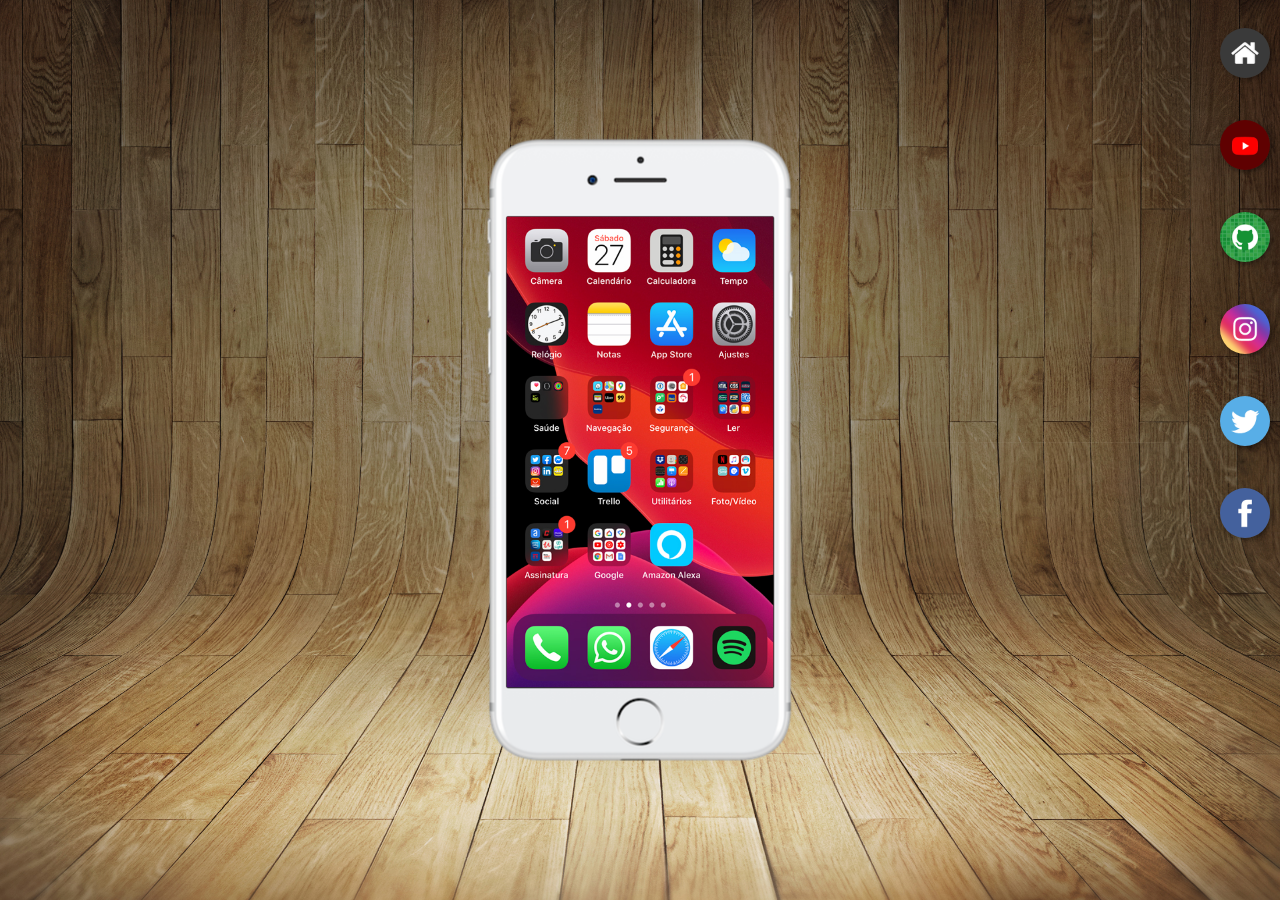
<file: index.html>
<!DOCTYPE html>
<html lang="pt-br">
<head>
    <meta charset="UTF-8">
    <meta name="viewport" content="width=device-width, initial-scale=1.0">
    <link rel="shortcut icon" href="favicon.ico" type="image/x-icon">
    <link rel="stylesheet" href="estilos/style.css">
    <title>Projeto Redes Sociais</title>
</head>
<body>
    <main>
        <section id="telefone">
            <iframe src="home.html" name="tela" id="tela" frameborder="0">
                Seu navegador não é compátivel com isso.
            </iframe>
        </section>
        <section id="redes-sociais">
            <br><a href="home.html" target="tela"><img src="imagens/logo-home.jpg" alt="Home"></a></br>
            <br><a href="youtube.html" target="tela"><img src="imagens/logo-youtube.jpg" alt="Youtube"></a></br>
            <br><a href="github.html" target="tela"><img src="imagens/logo-github.jpg" alt="Github"></a></br>
            <br><a href="instagram.html" target="tela"><img src="imagens/logo-instagram.jpg" alt="Instagram"></a></br>
            <br><a href="twitter.html" target="tela"><img src="imagens/logo-twitter.jpg" alt="Twitter"></a></br>
            <br><a href="facebook.html" target="tela"><img src="imagens/logo-facebook.jpg" alt="Facebook"></a></br>
        </section>
    </main>
</body>
</html>
</file>
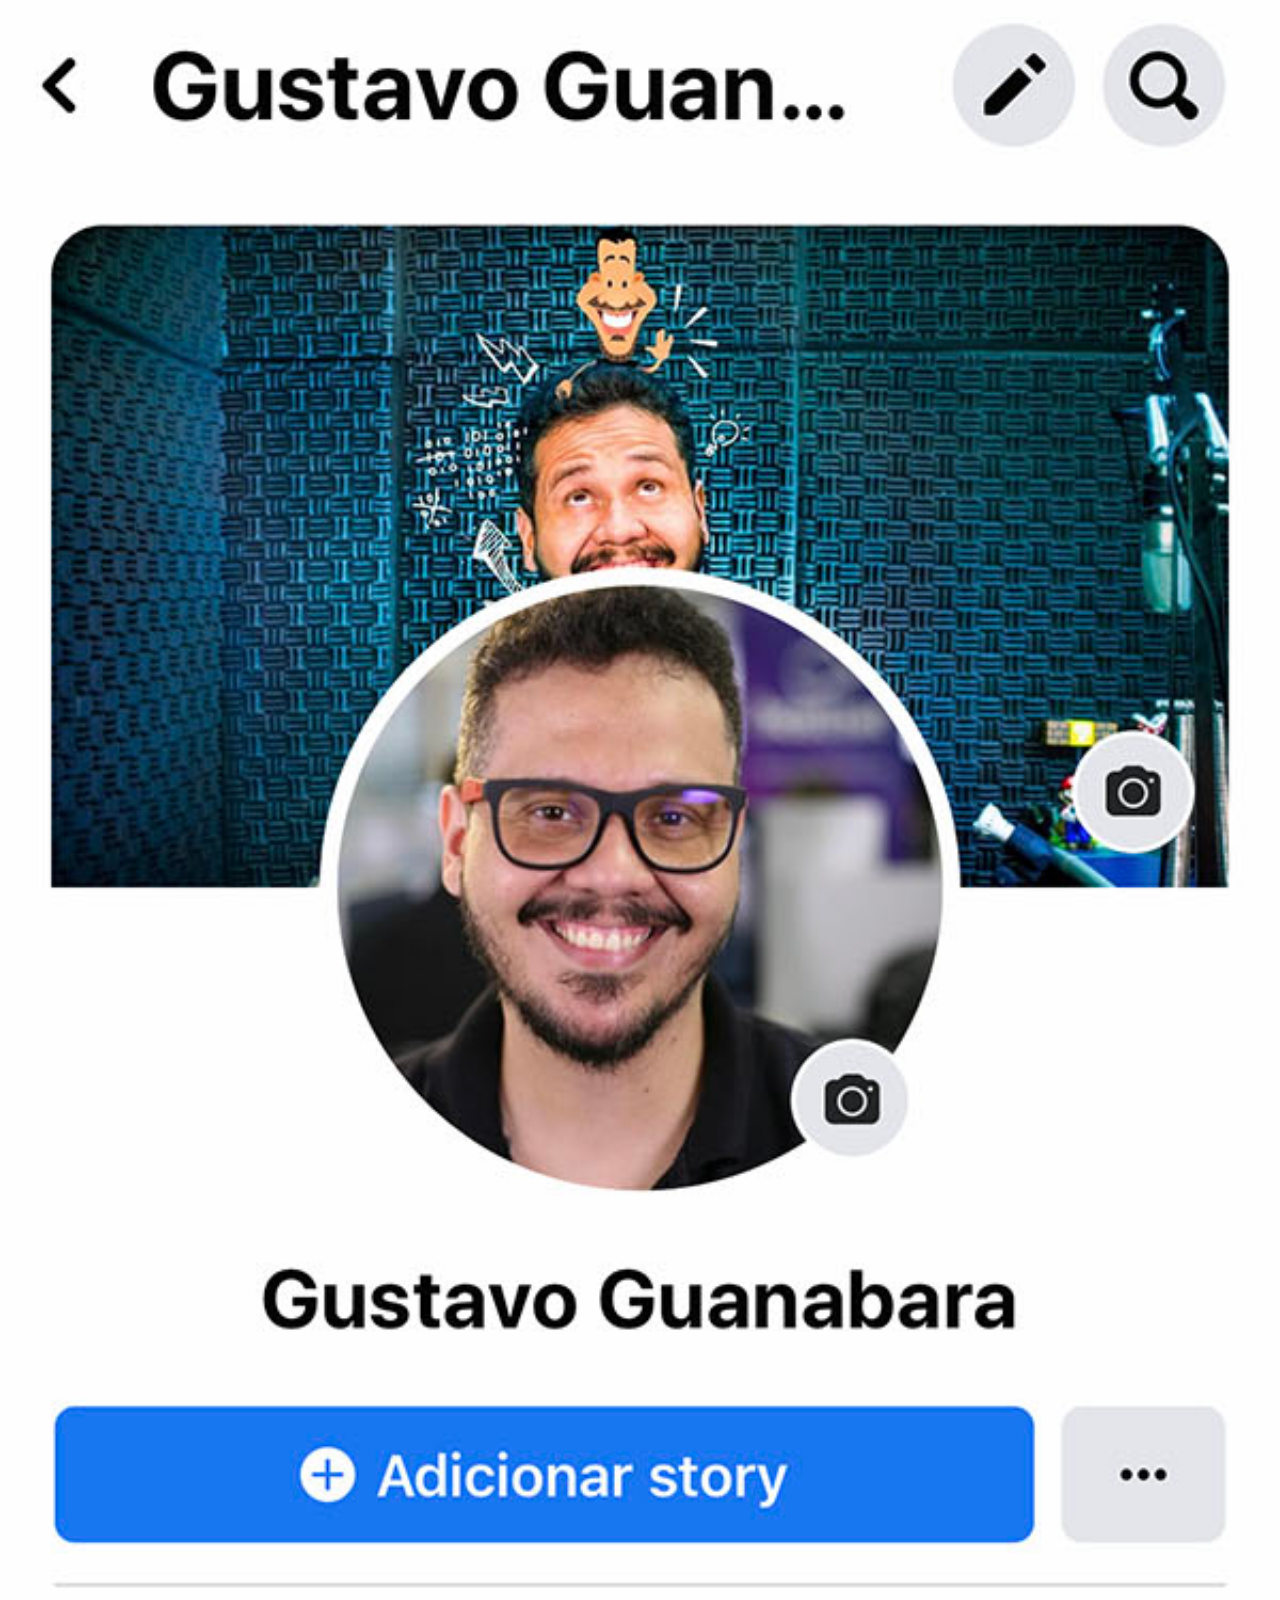
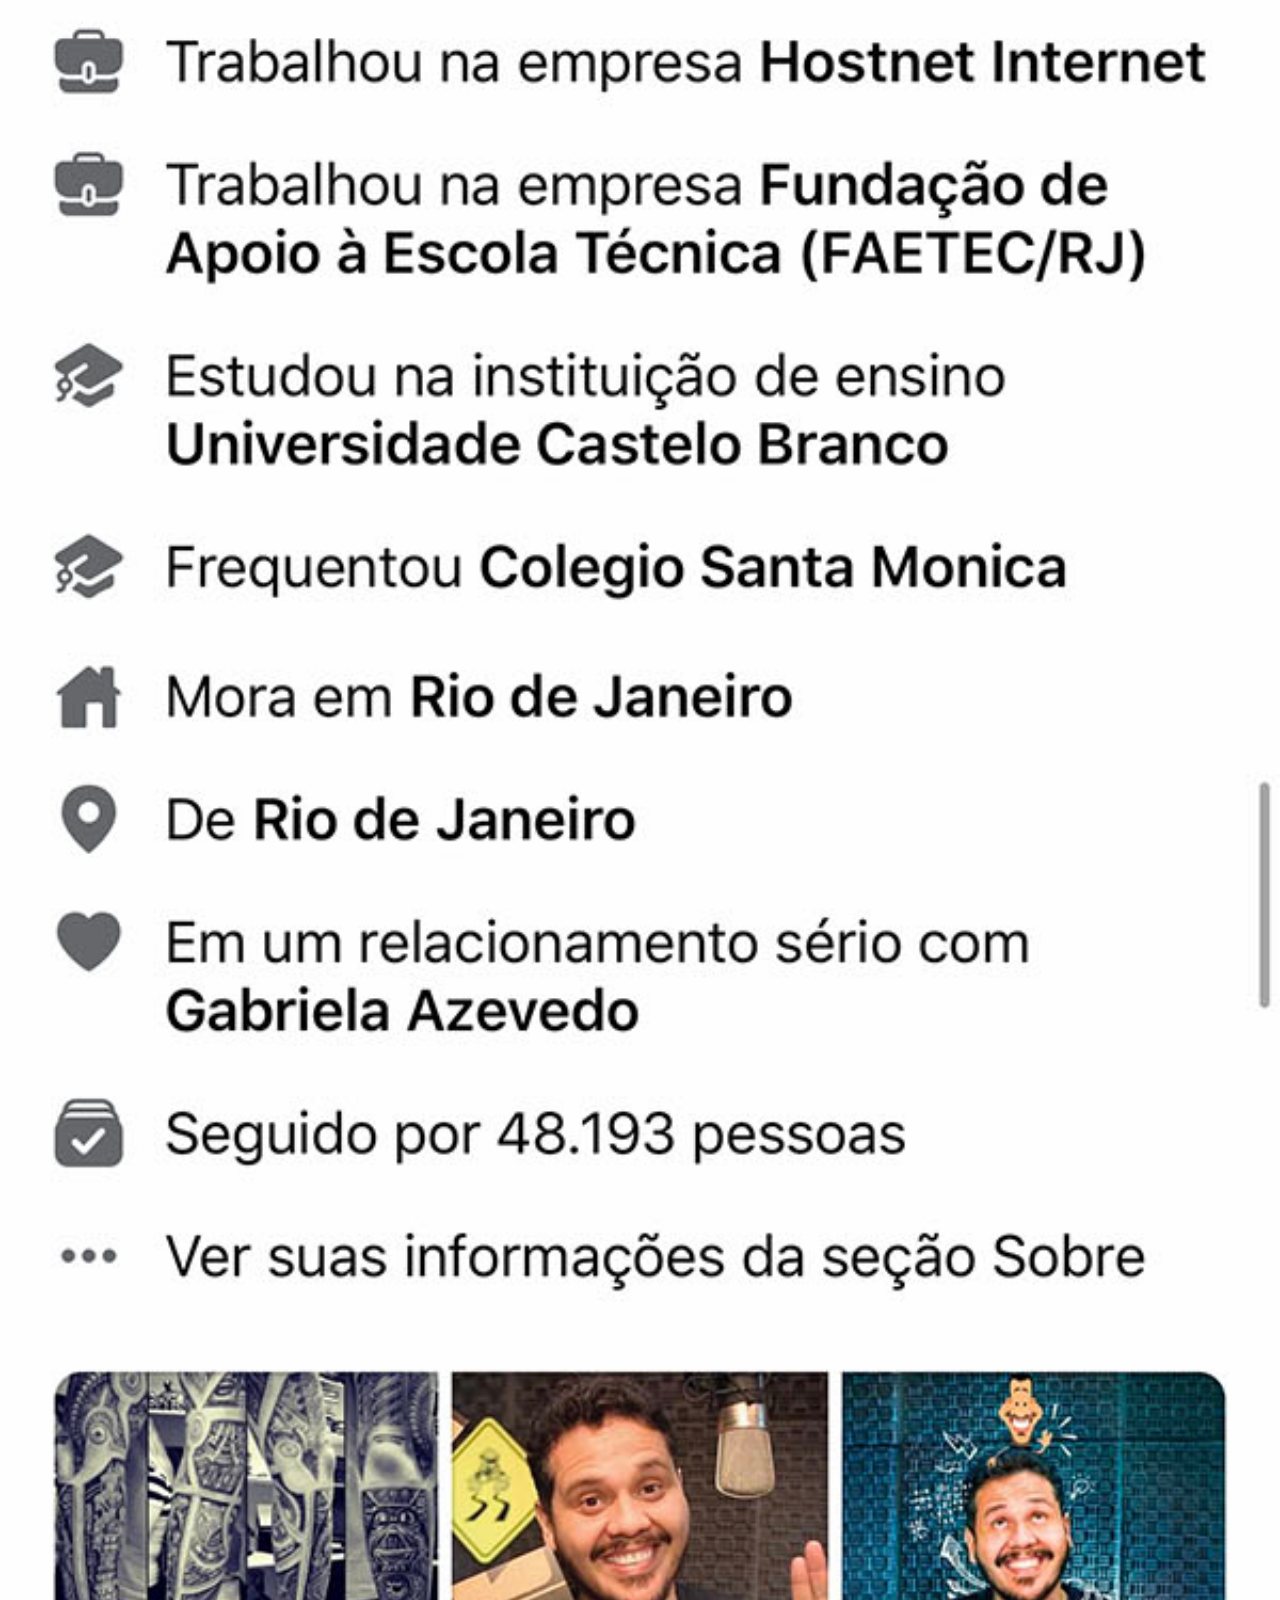
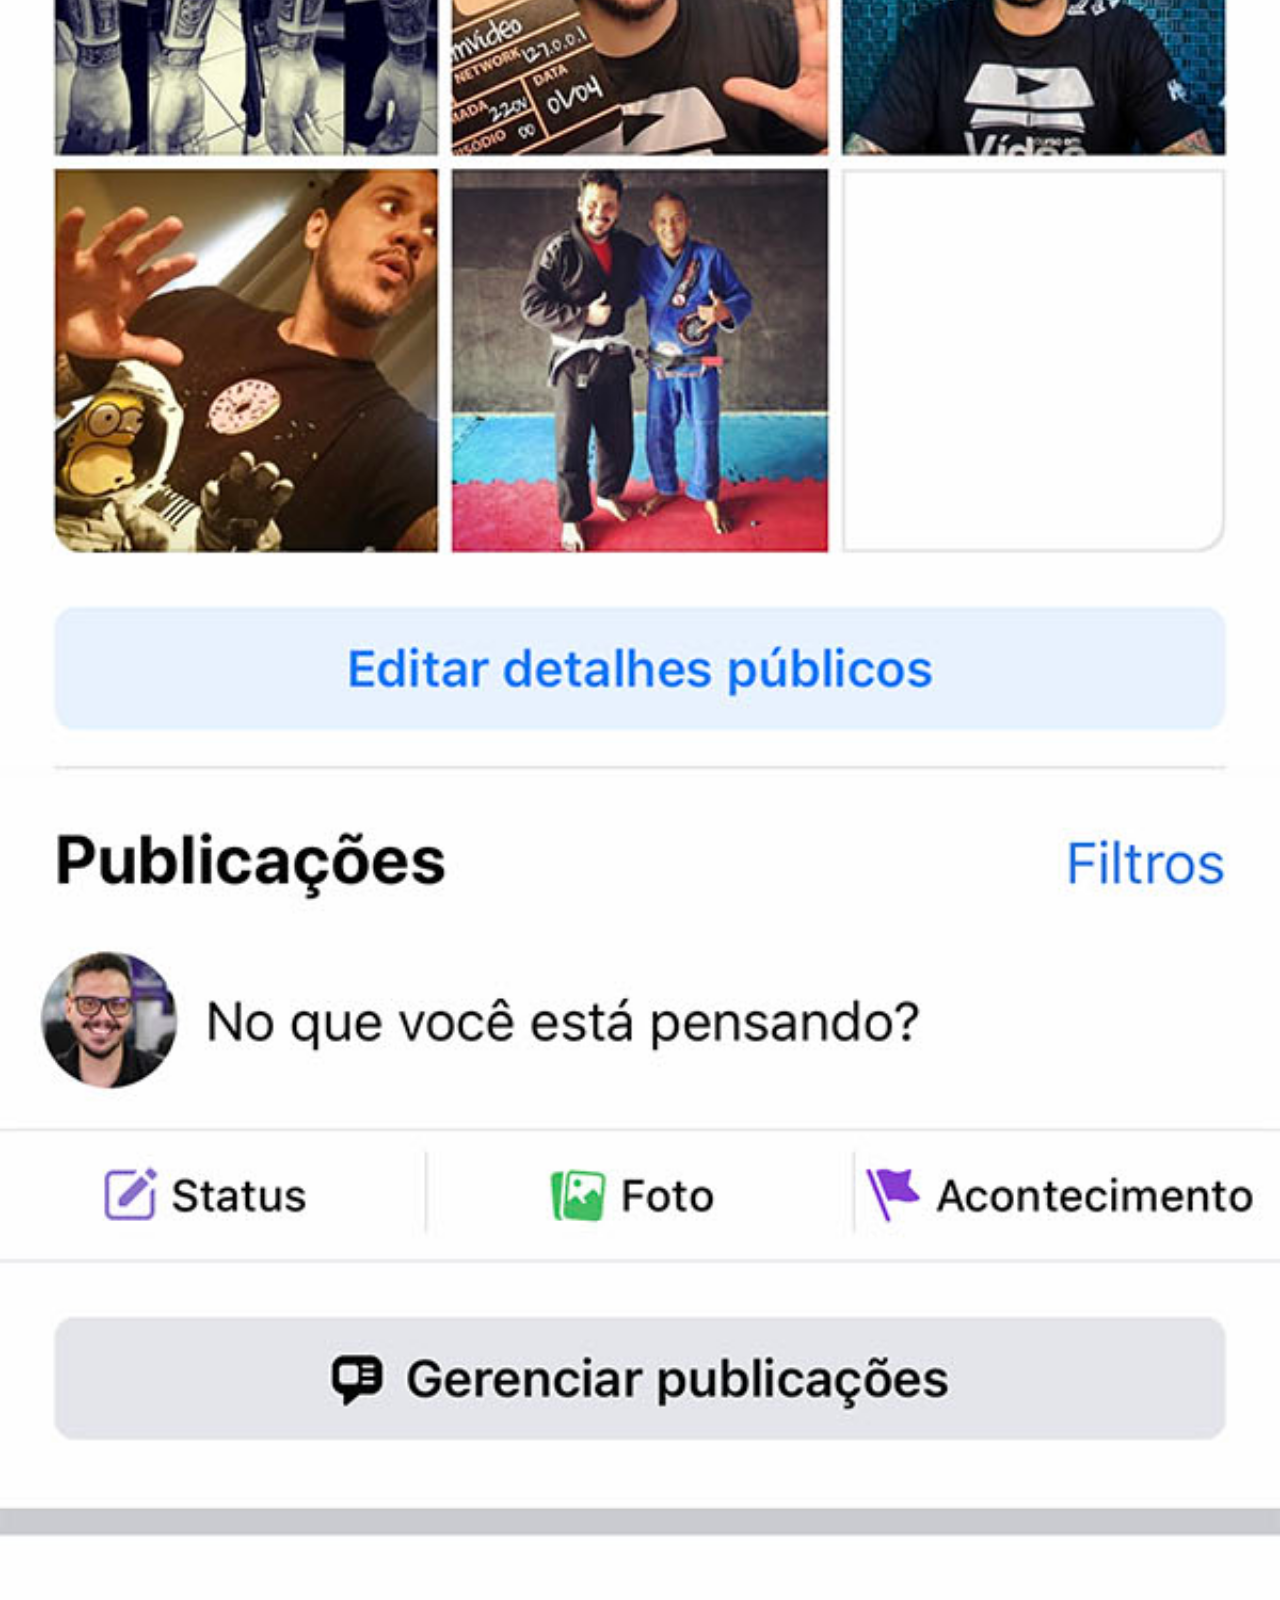
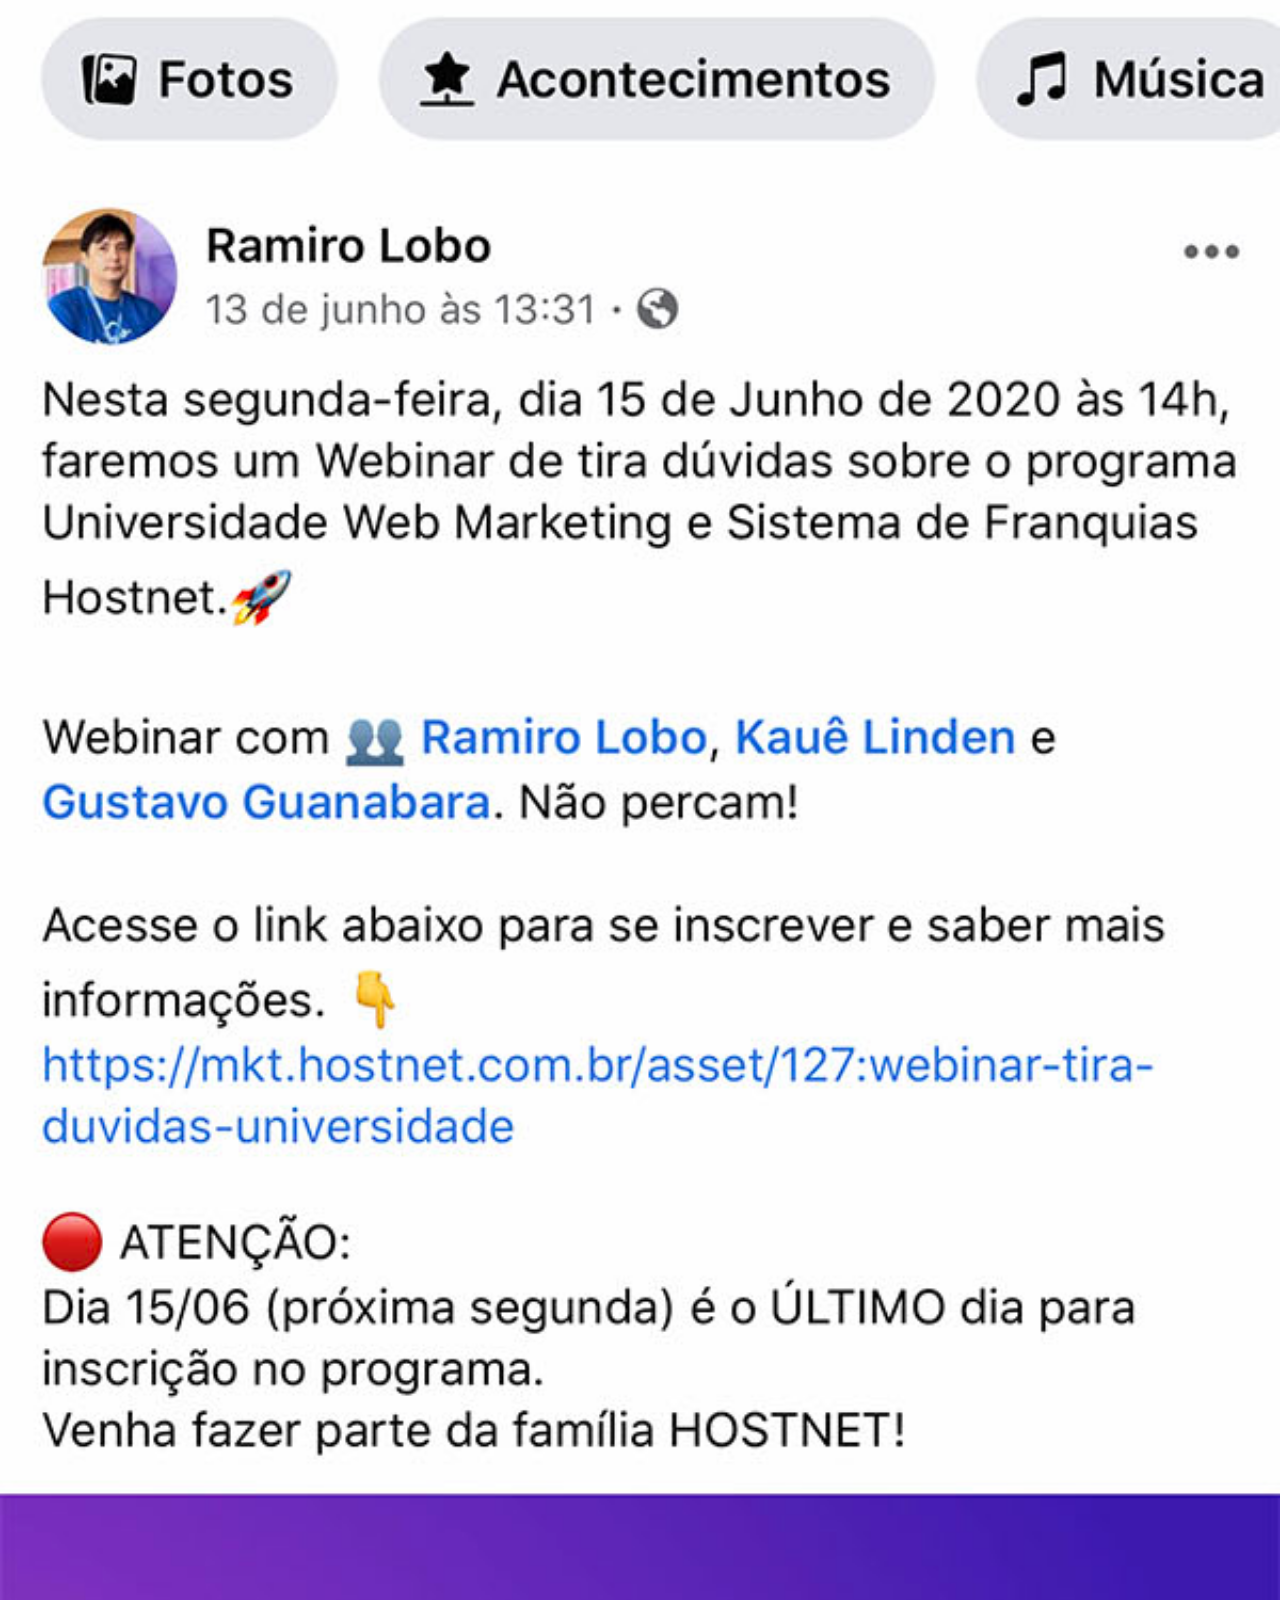
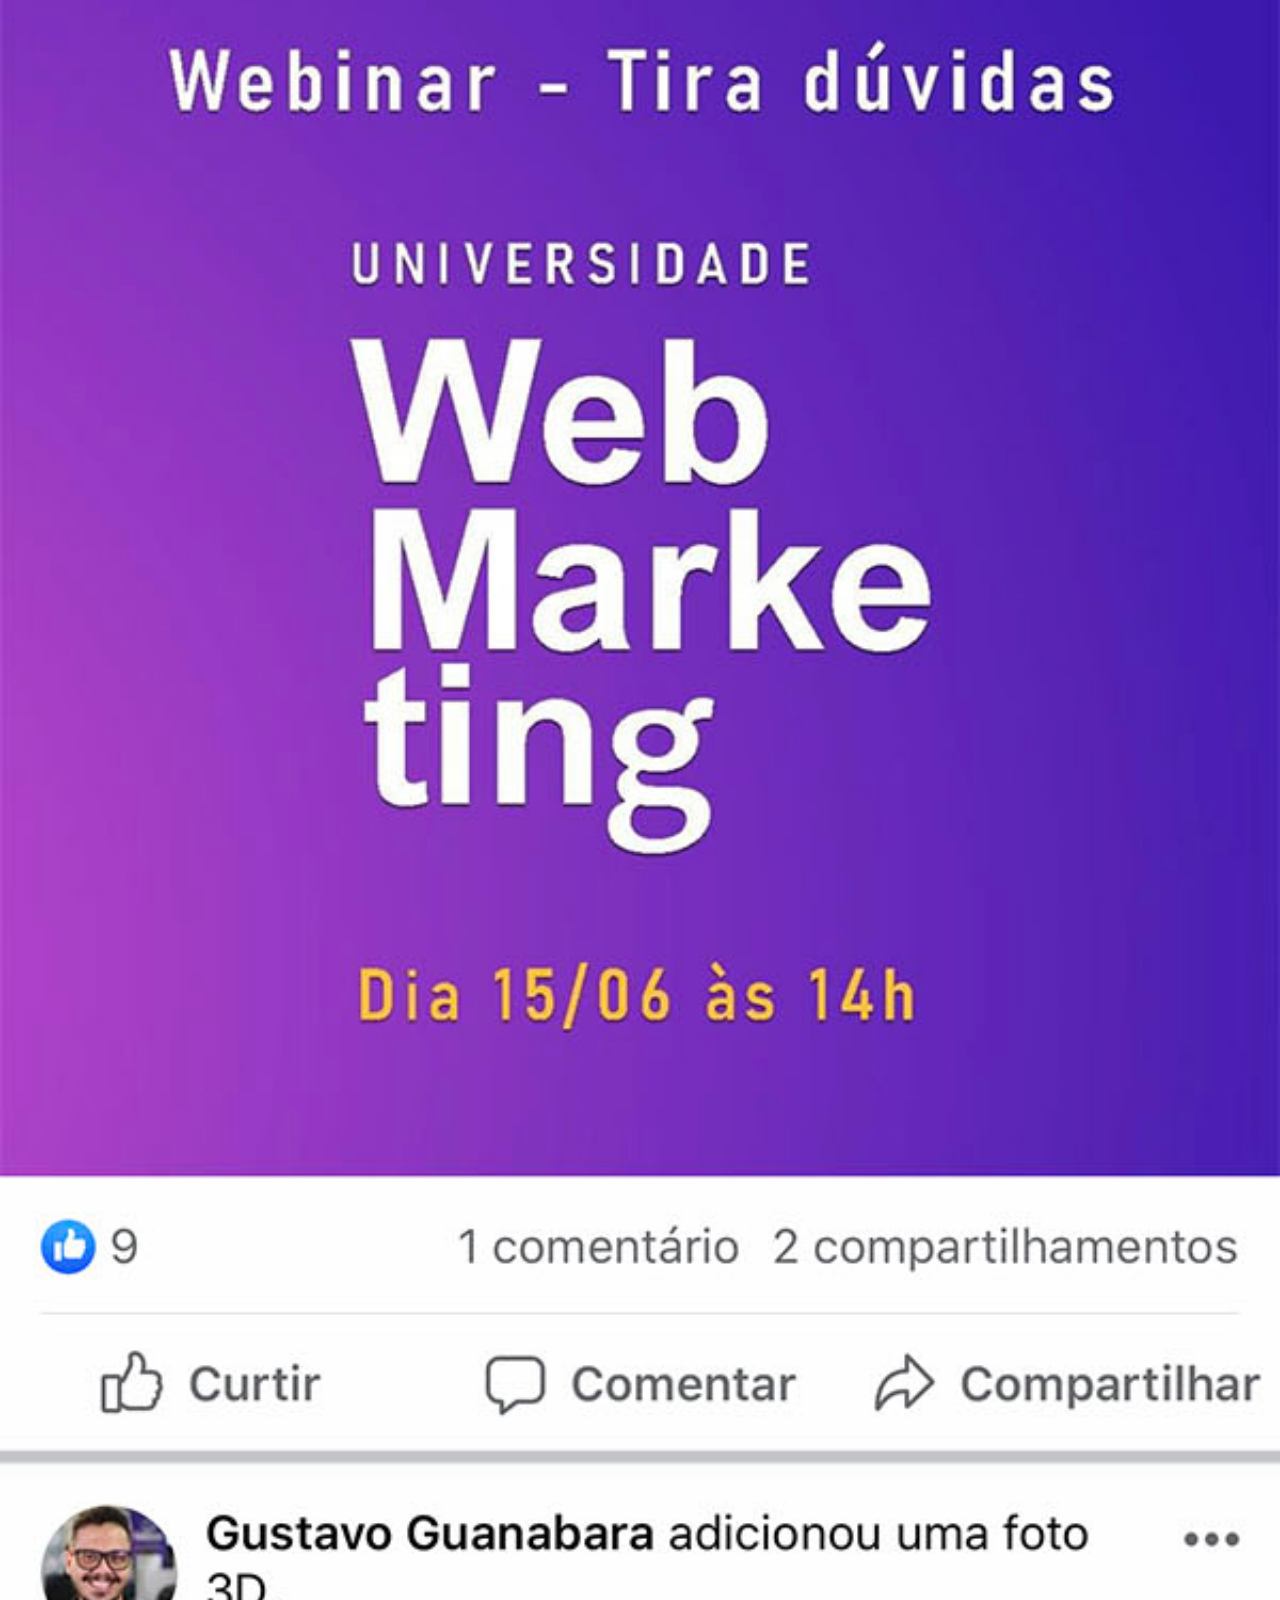
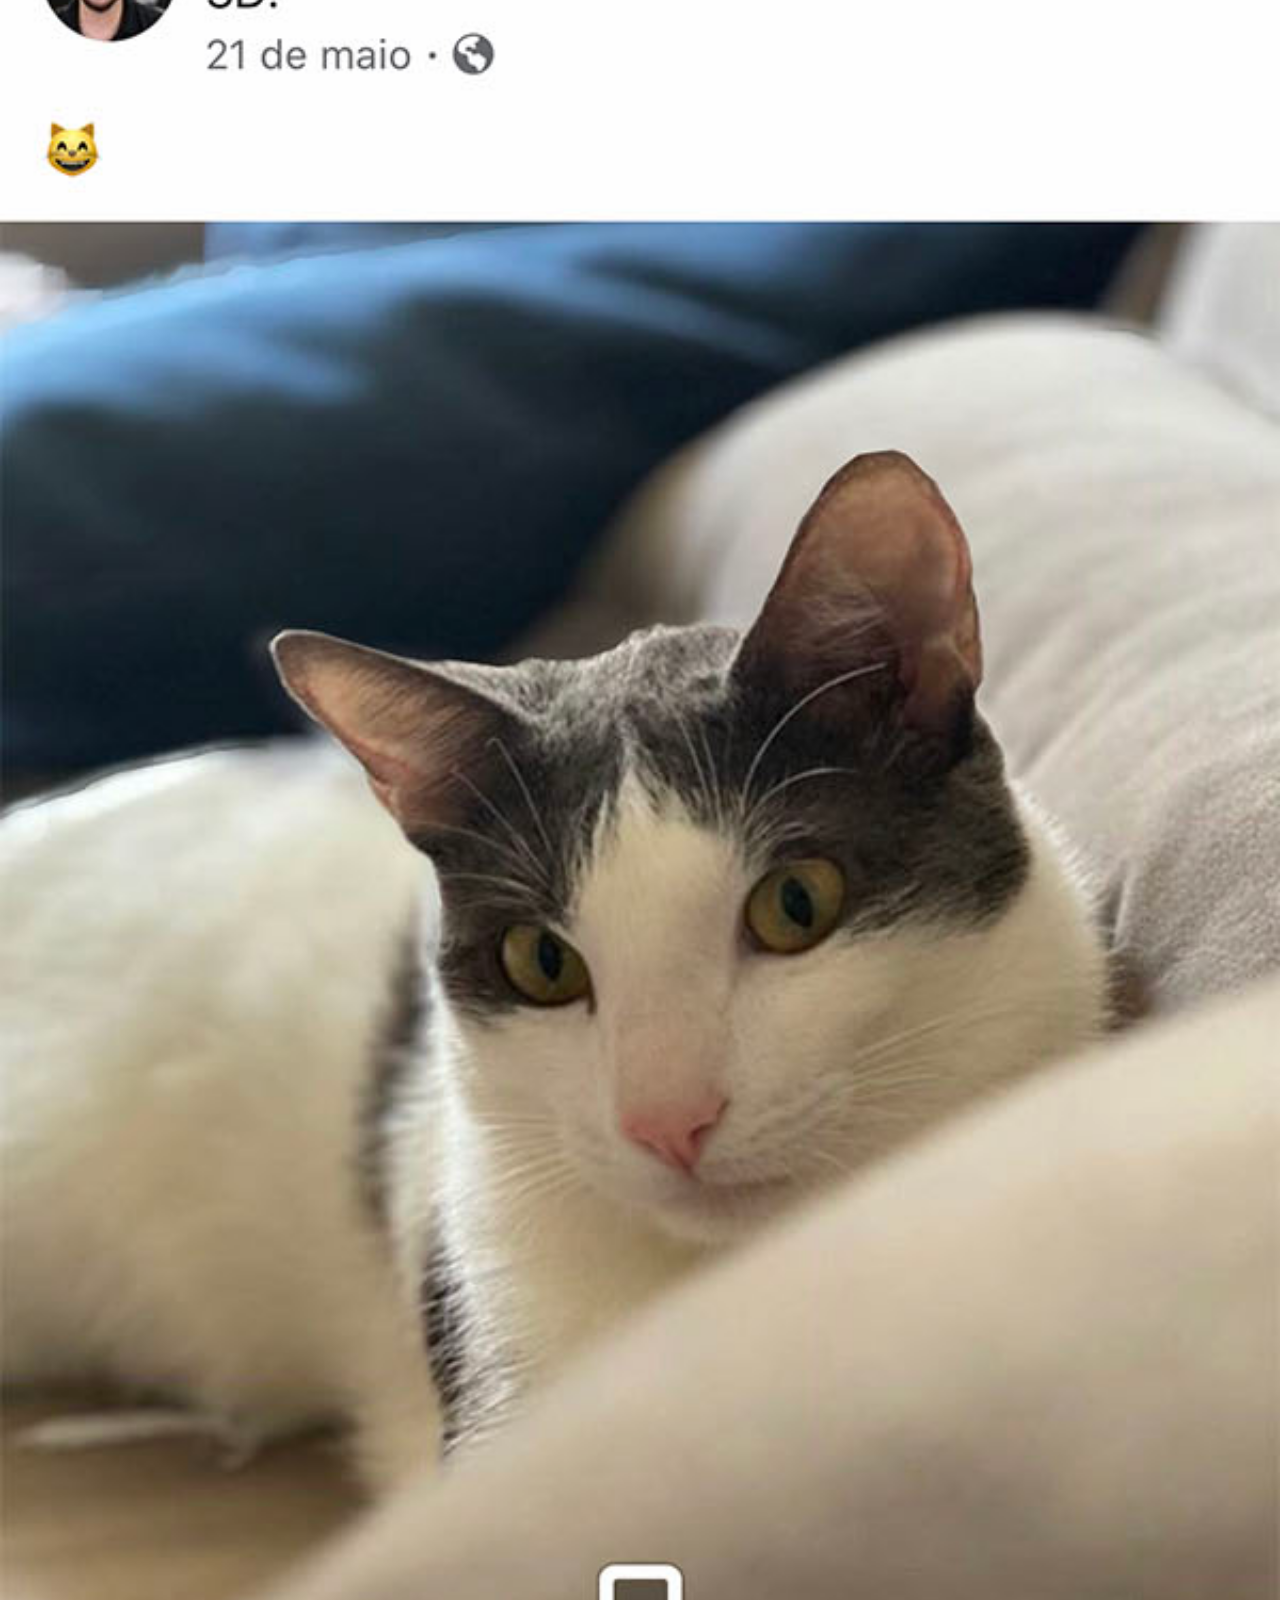
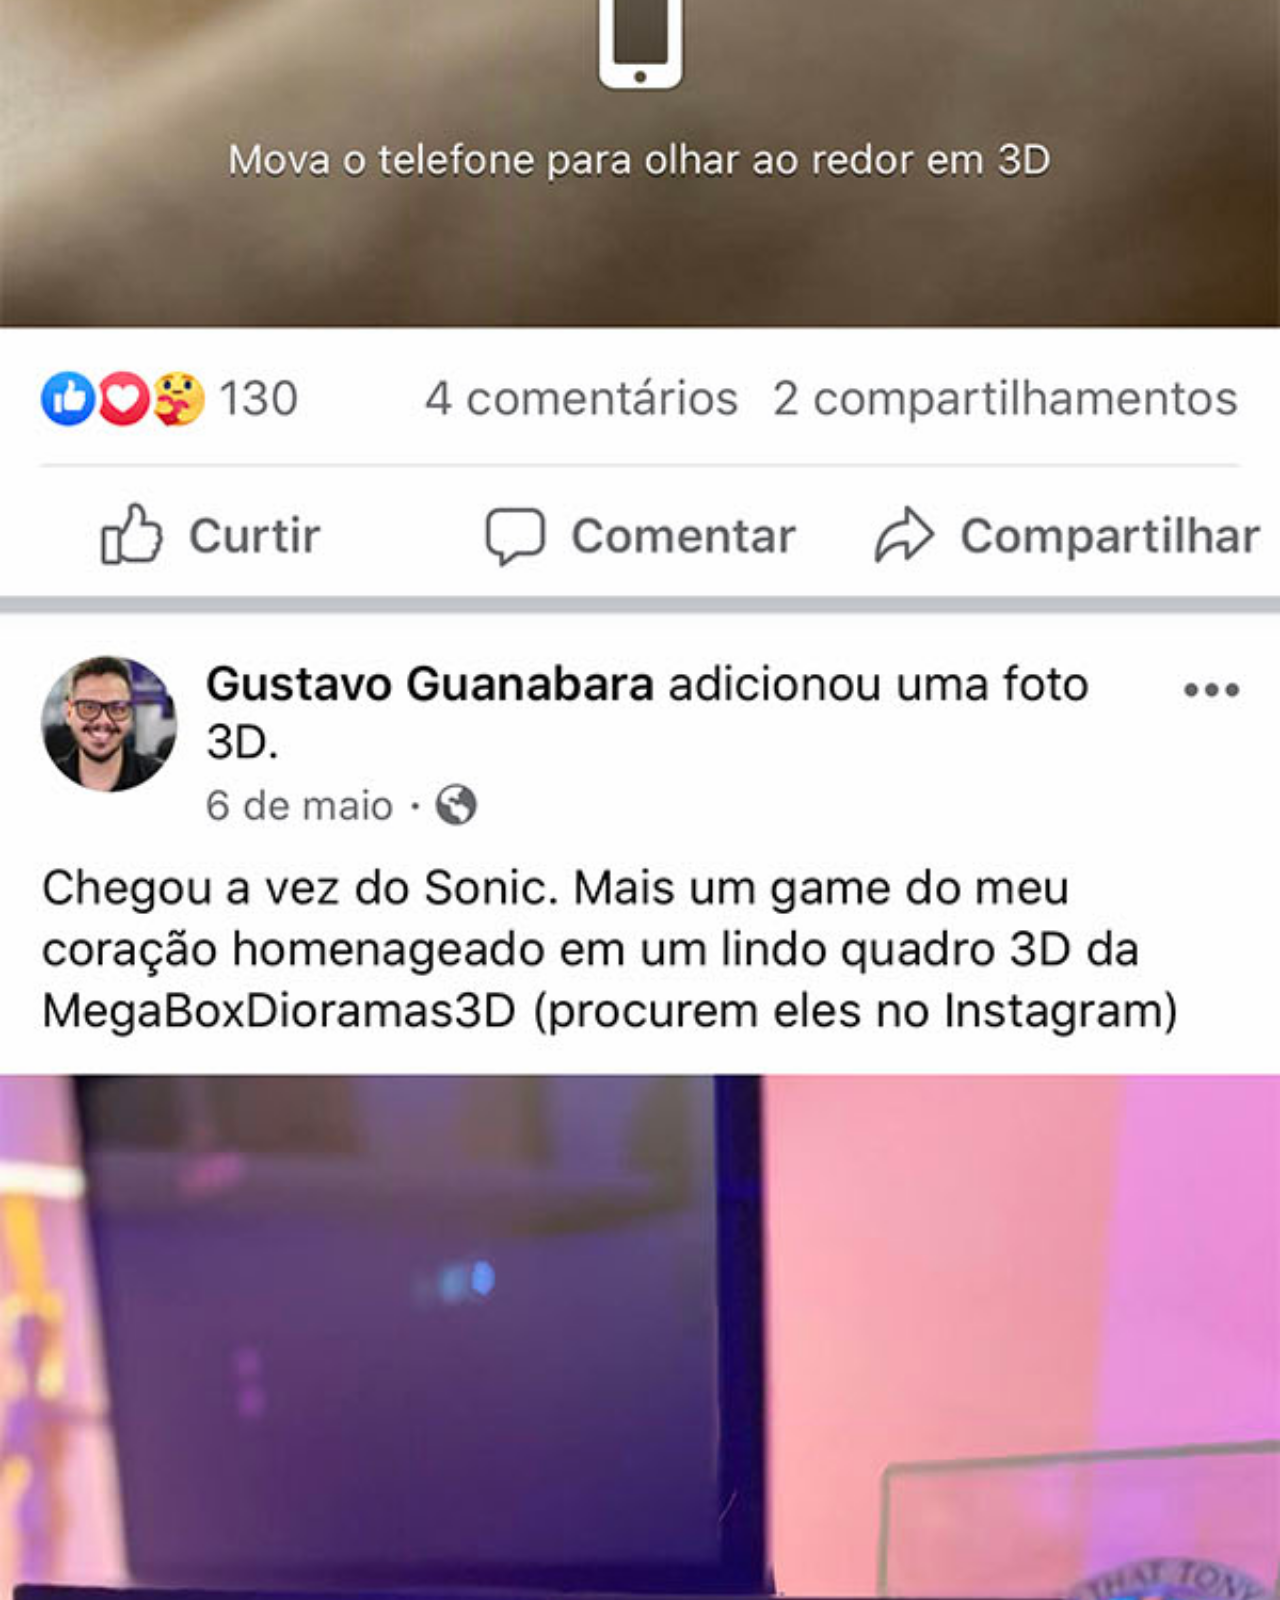
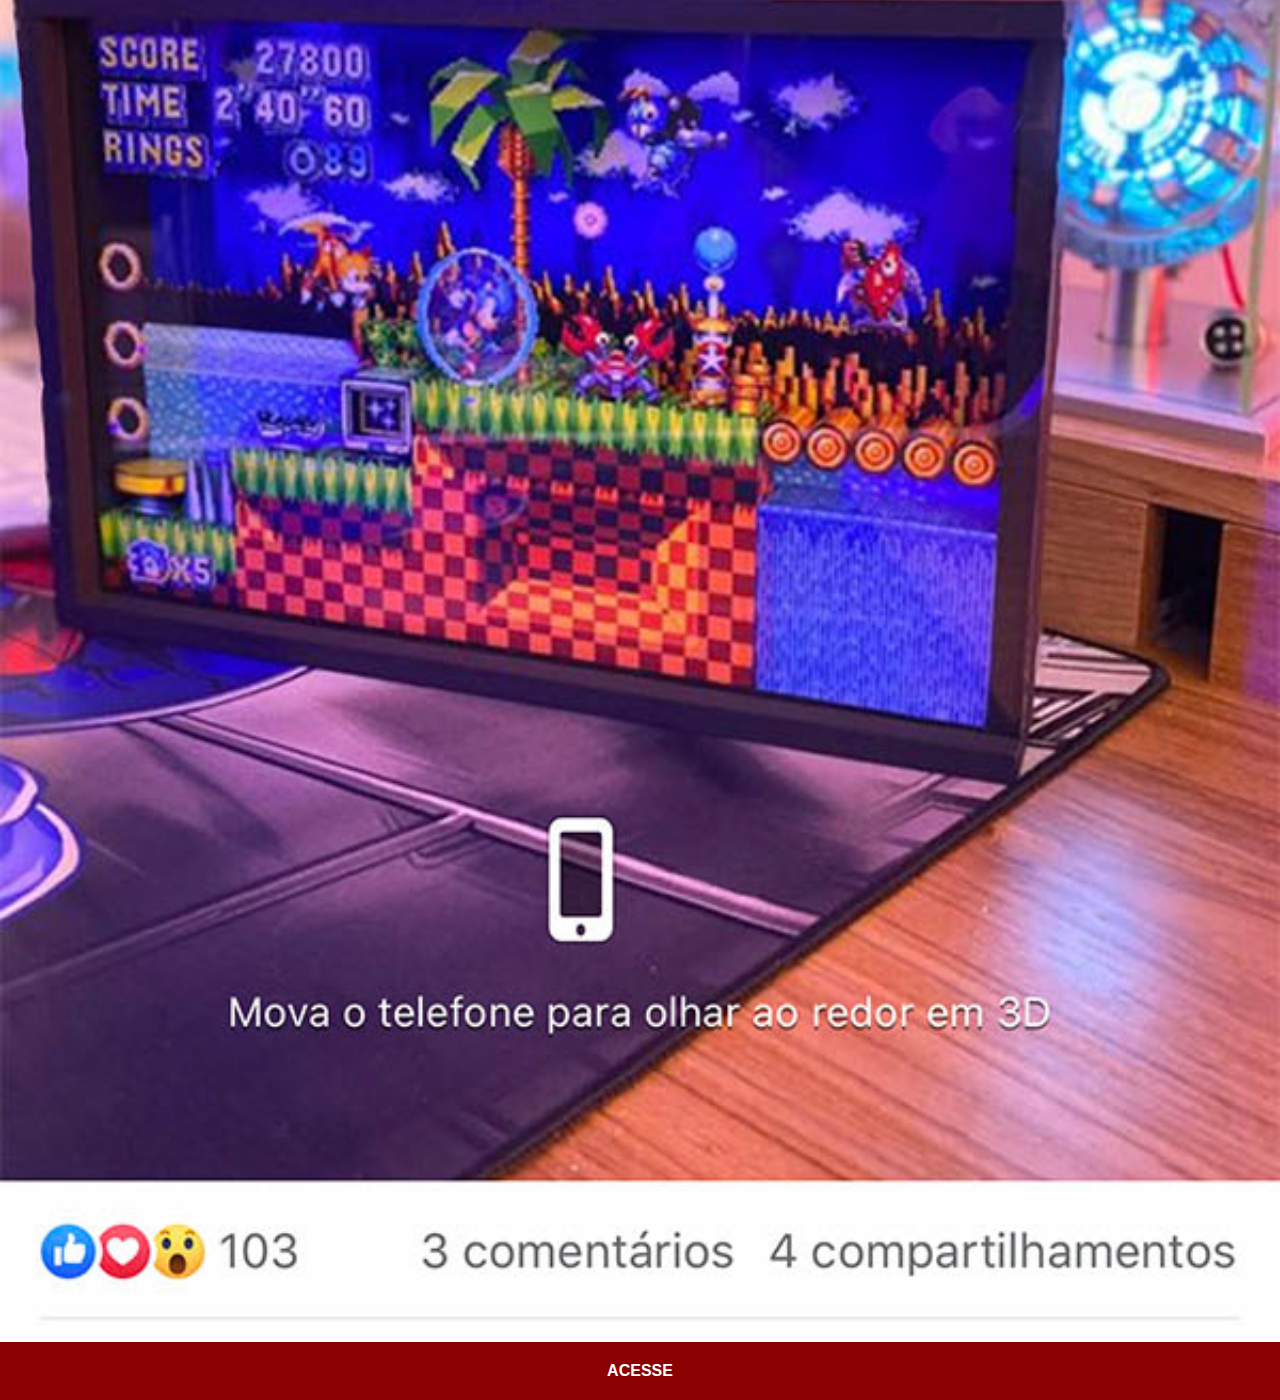
<file: facebook.html>
<!DOCTYPE html>
<html lang="pt-br">
<head>
    <meta charset="UTF-8">
    <meta name="viewport" content="width=device-width, initial-scale=1.0">
    <link rel="stylesheet" href="estilos/social.css">
    <title>Facebook</title>
</head>
<body>
    <img src="imagens/tela-facebook.jpg" alt="Facebook">
    <a href="https://www.facebook.com/search/top?q=gustavo%20guanabara" target="_blank">ACESSE</a>
</body>
</html>
</file>
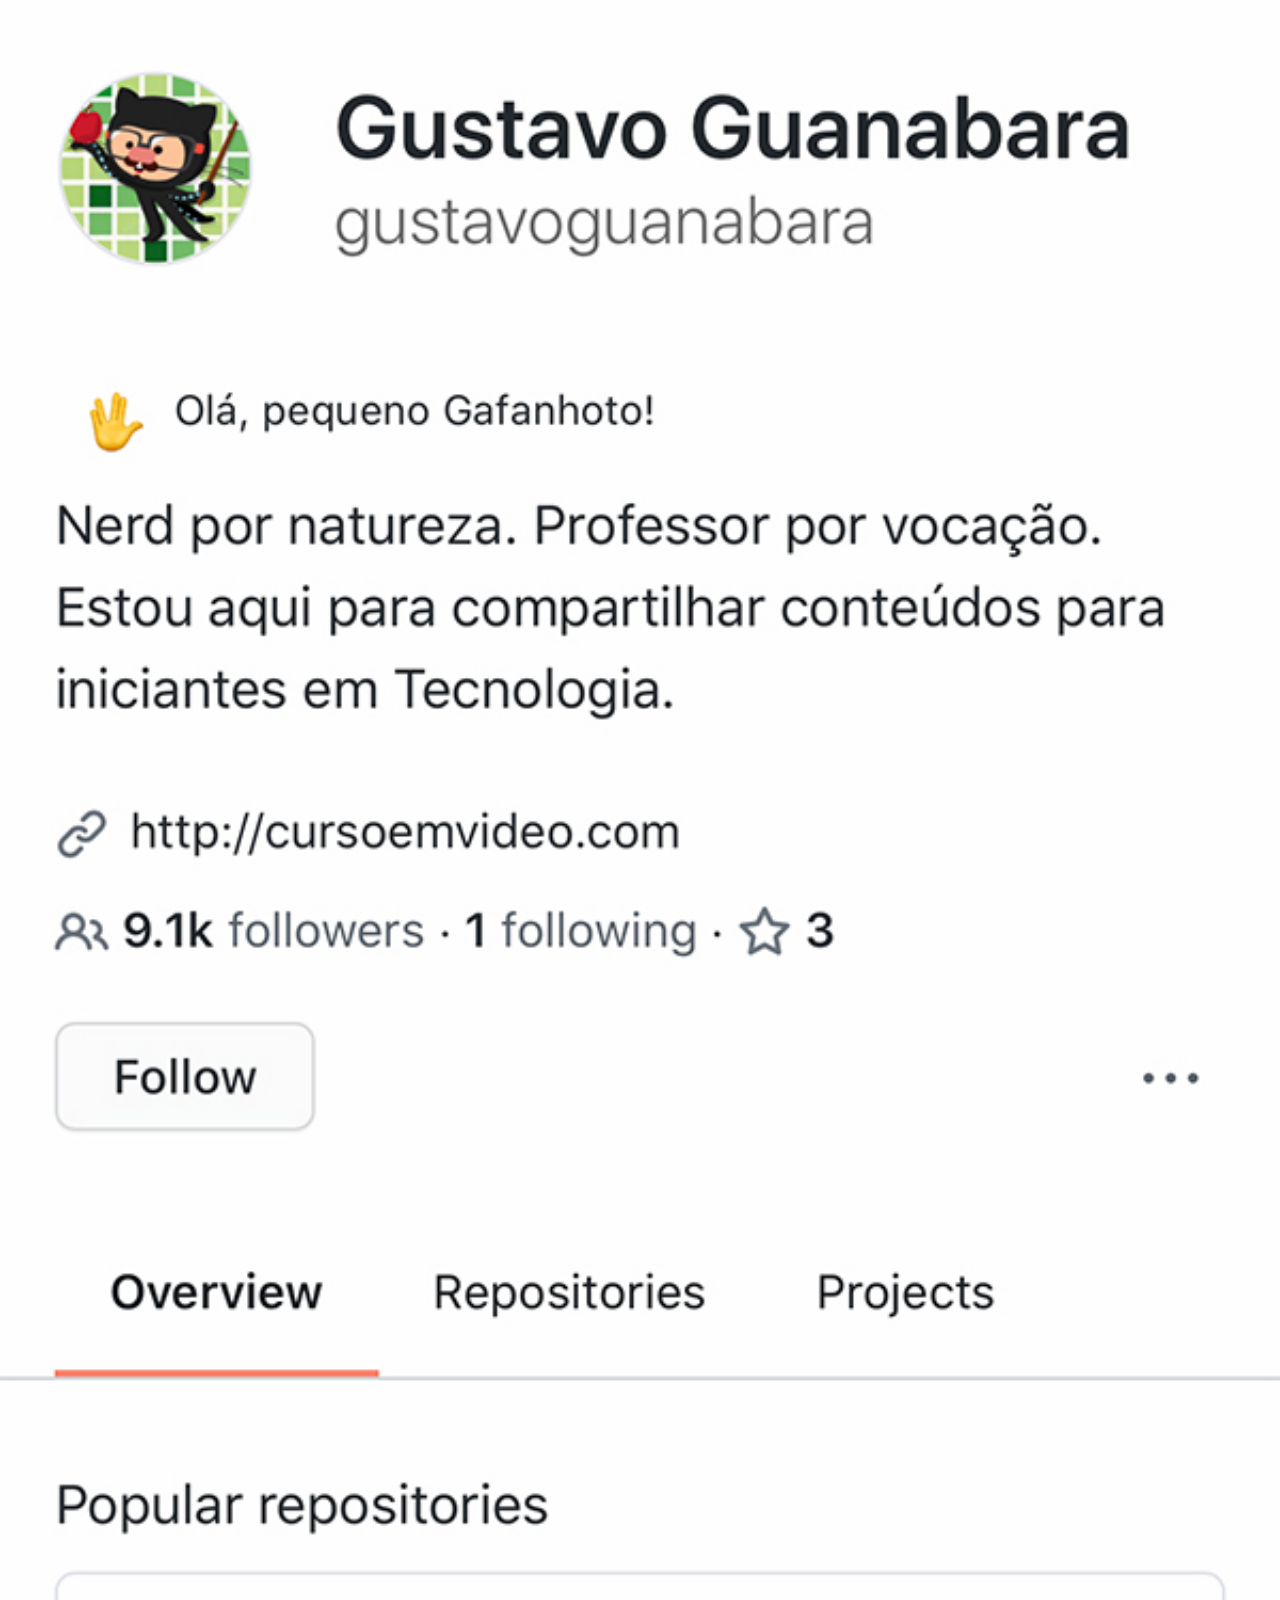
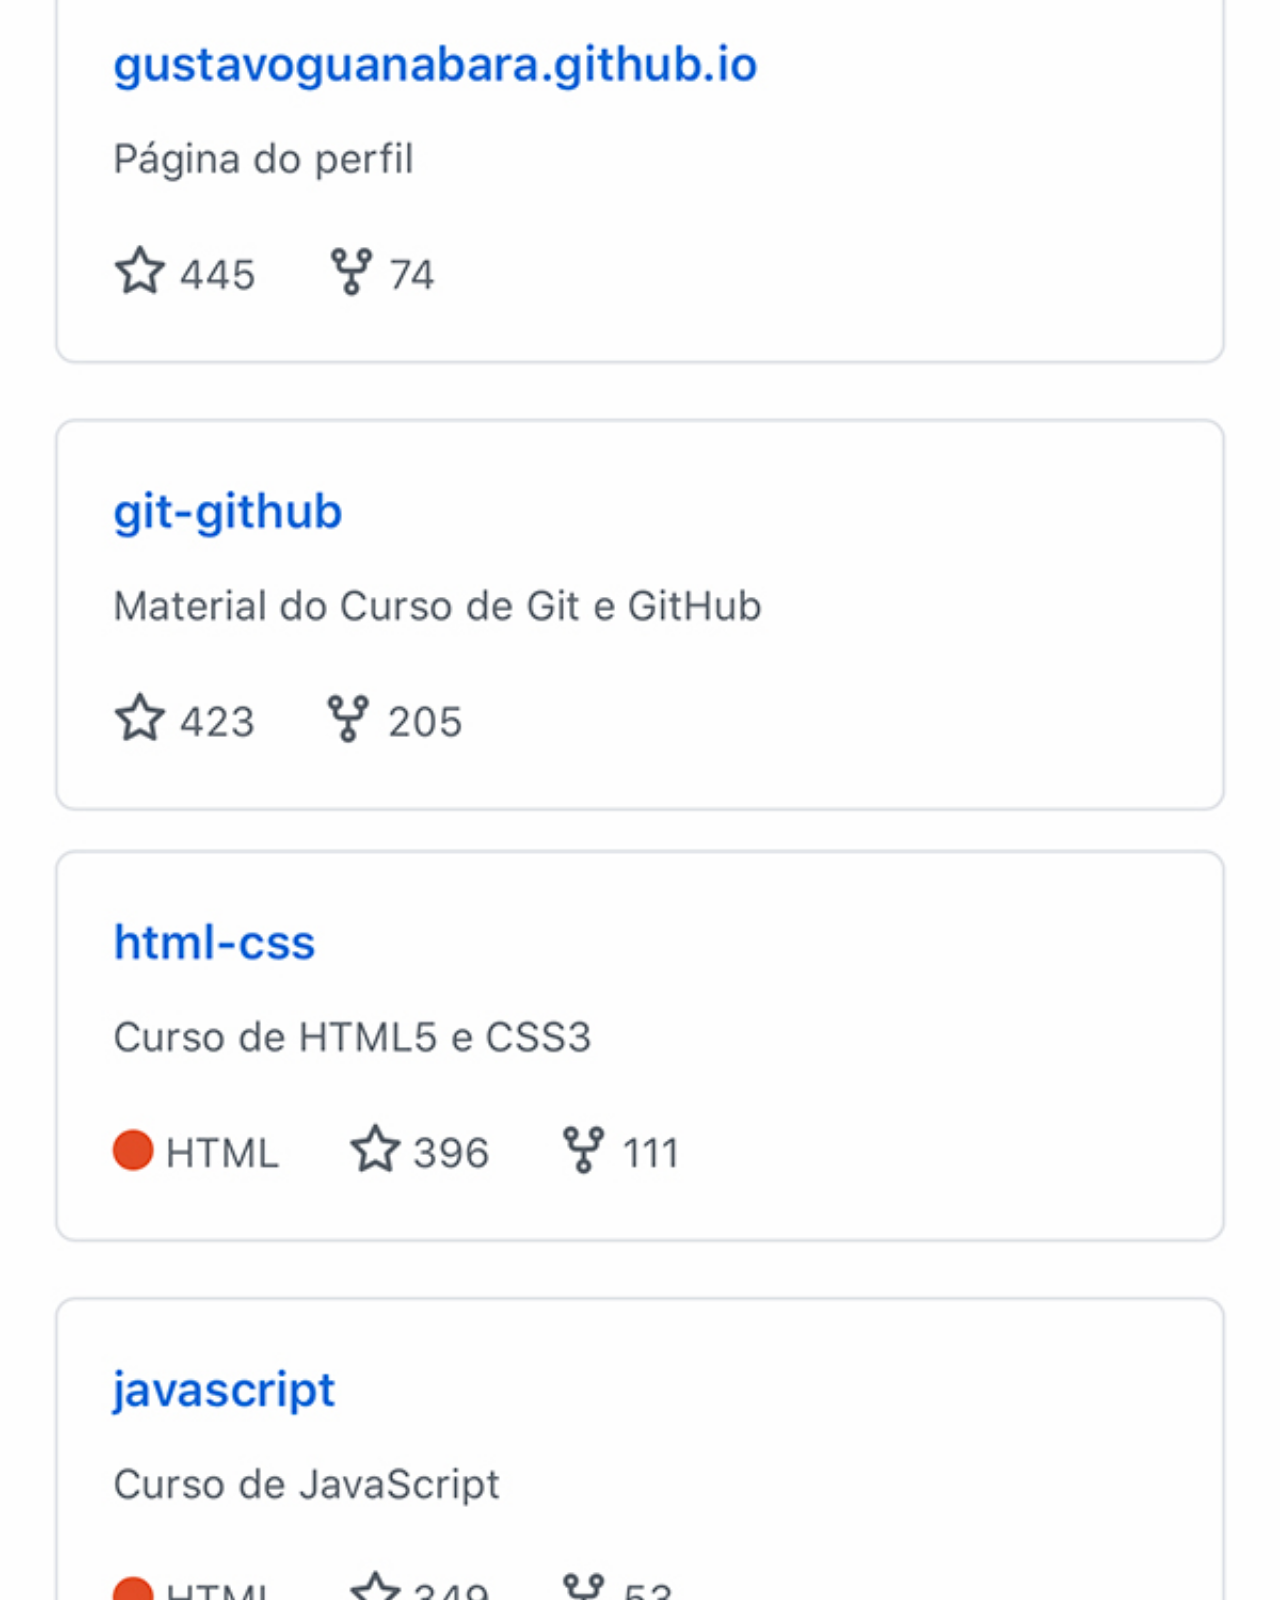
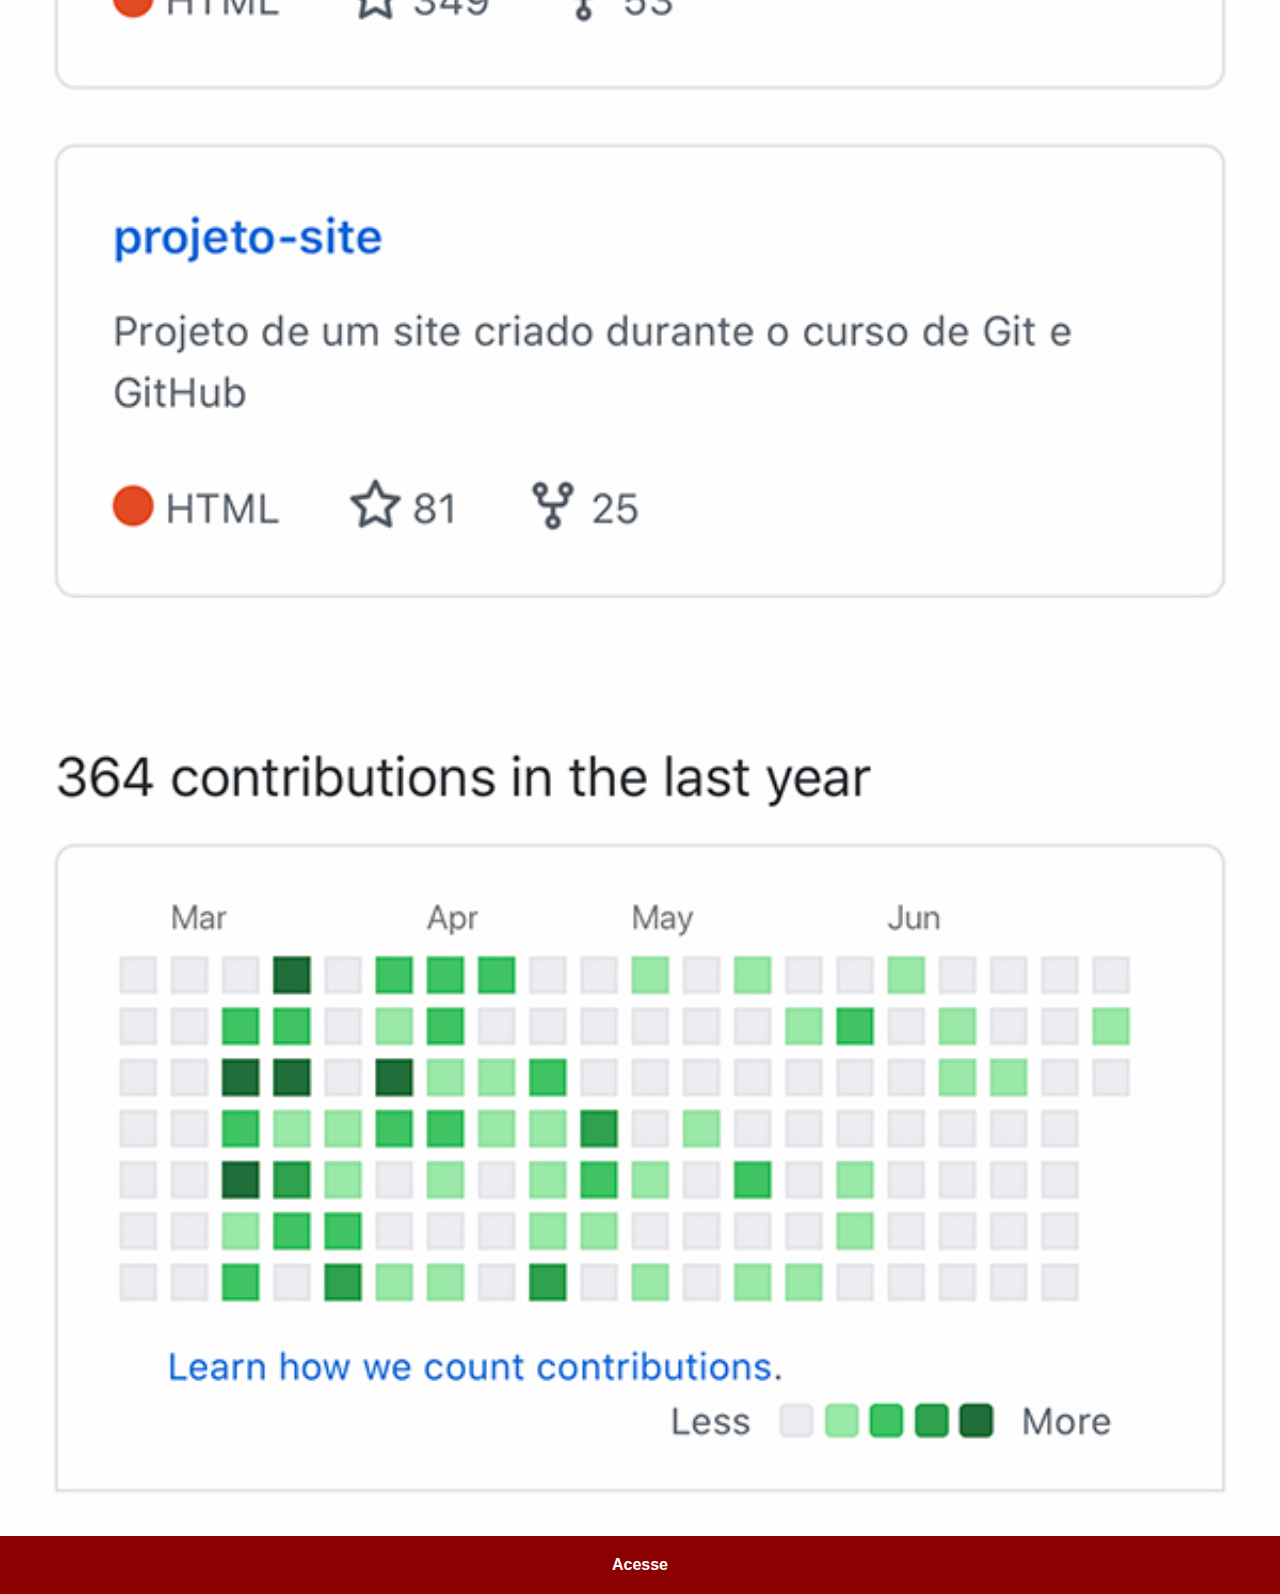
<file: github.html>
<!DOCTYPE html>
<html lang="pt-br">
<head>
    <meta charset="UTF-8">
    <meta name="viewport" content="width=device-width, initial-scale=1.0">
    <link rel="stylesheet" href="estilos/social.css">
    <title>GitHub</title>
</head>
<body>
    <img src="imagens/tela-github.jpg" alt="GitHub">
    <a href="https://github.com/gustavoguanabara" target="_blank">Acesse</a>
</body>
</html>
</file>
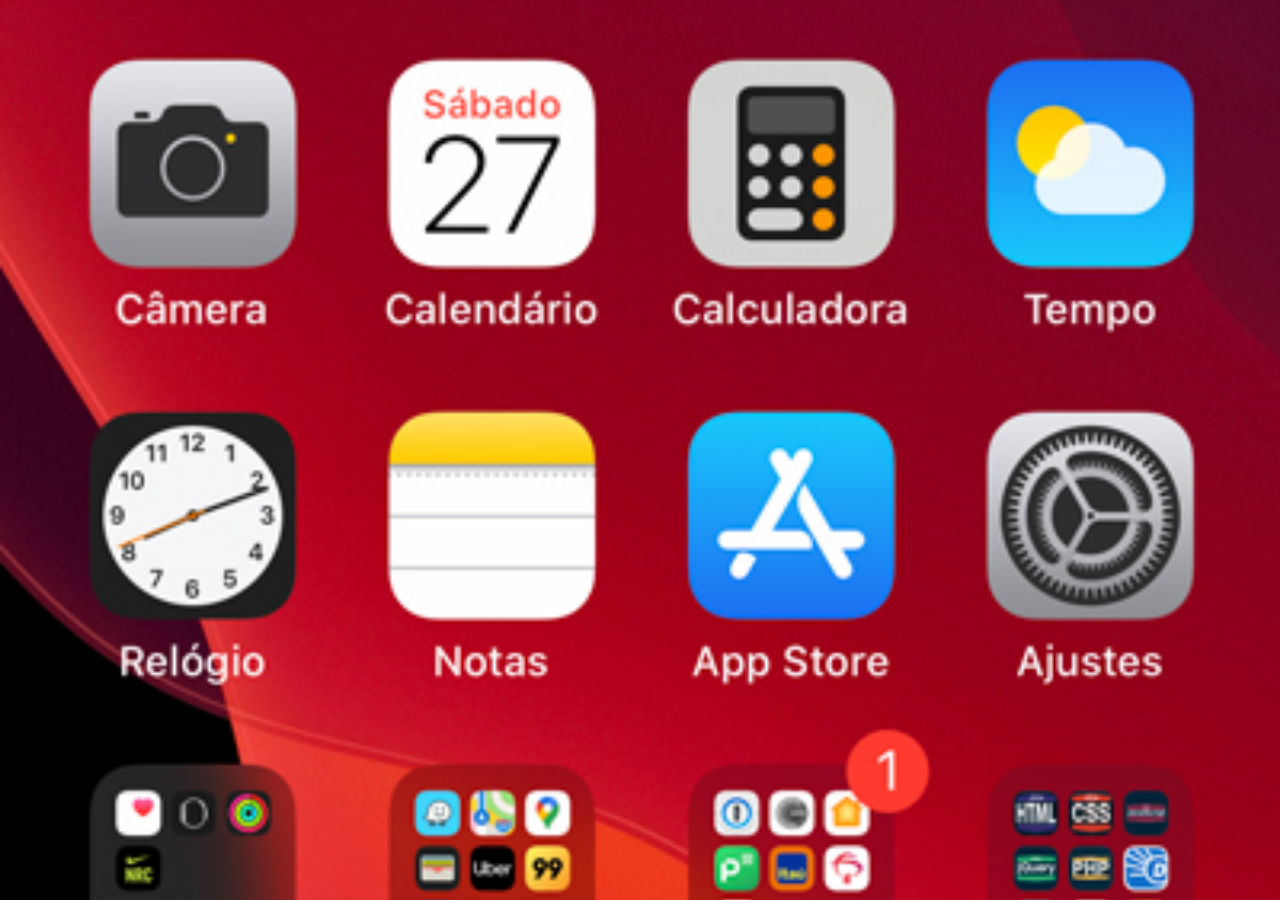
<file: home.html>
<!DOCTYPE html>
<html lang="pt-br">
<head>
    <meta charset="UTF-8">
    <meta name="viewport" content="width=device-width, initial-scale=1.0">
    <title>Home</title>
</head>
<style>
    * {
        margin: 0px;
        padding: 0px;
    }

    body {
        width: 100vw;
        height: 100vh;
        background: black url('imagens/tela-home.jpg') no-repeat top center;
        background-size: cover;
    }
</style>
<body>
    
</body>
</html>
</file>
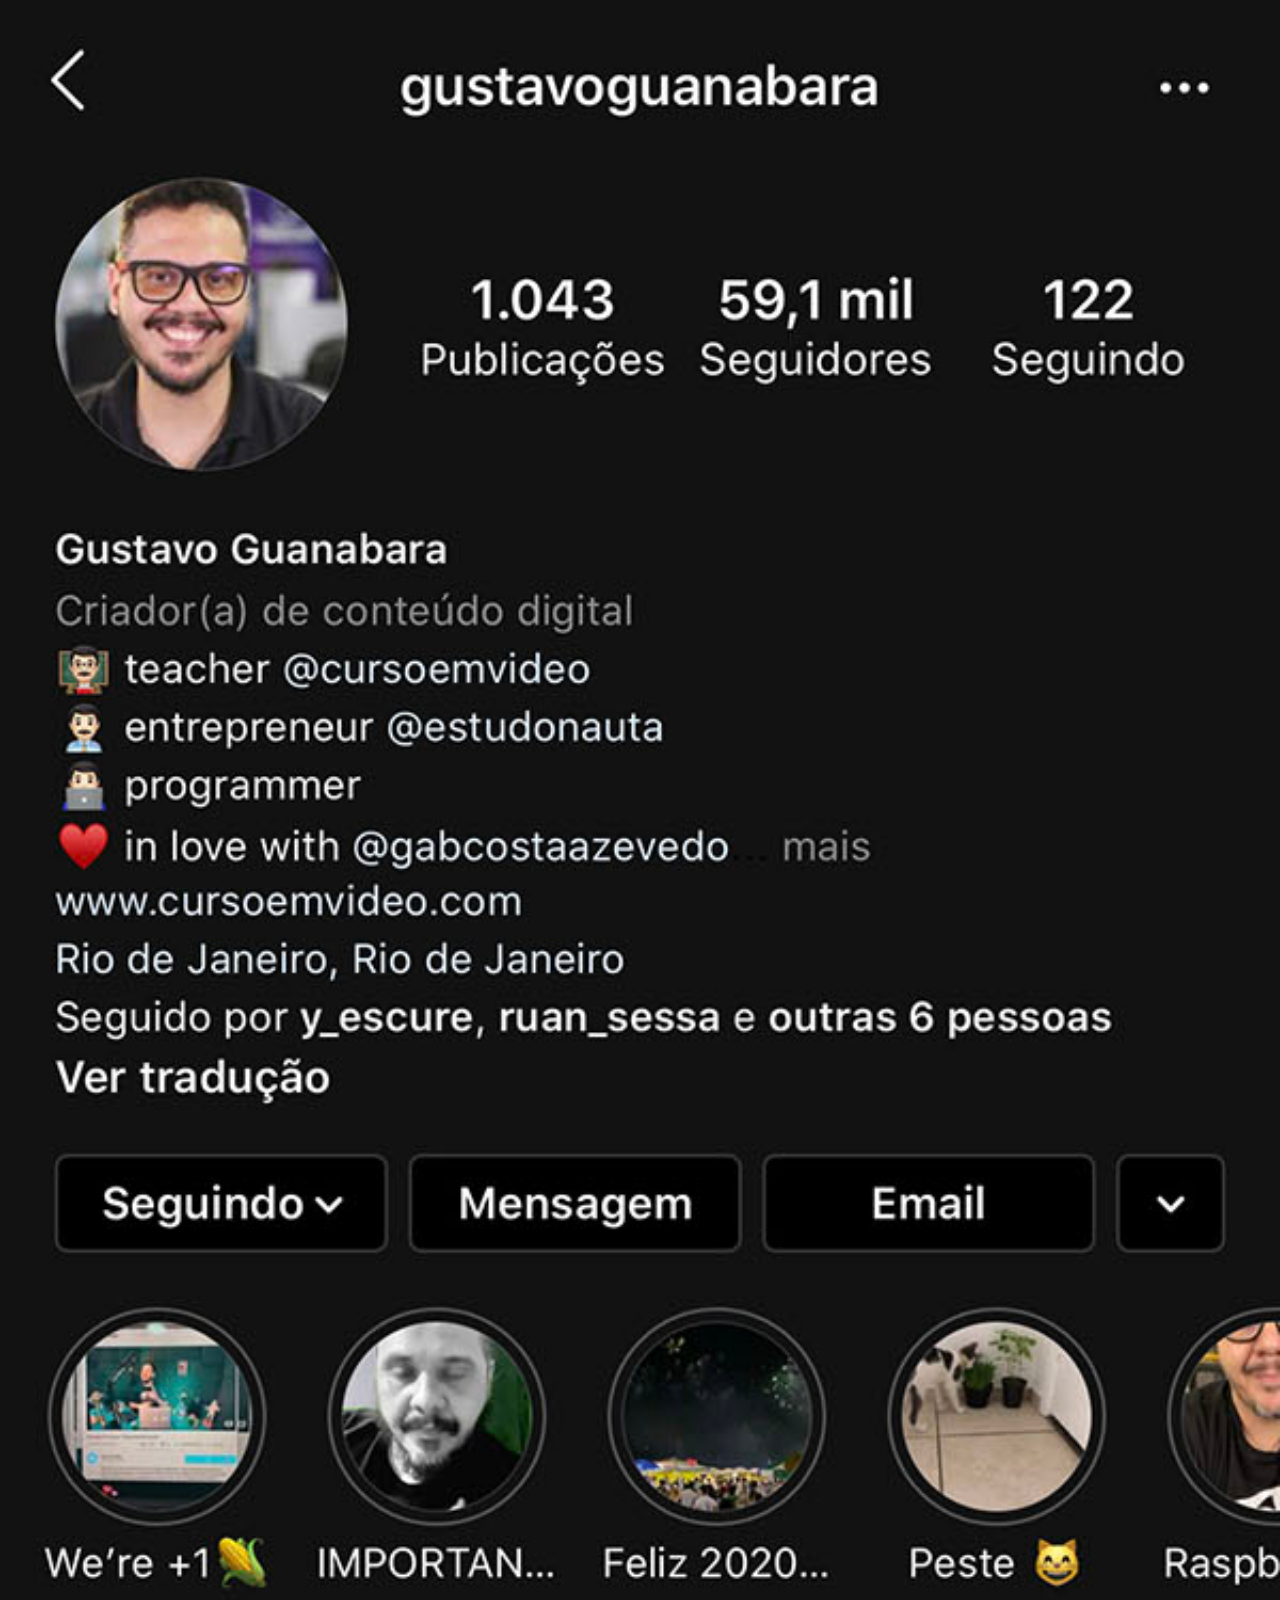
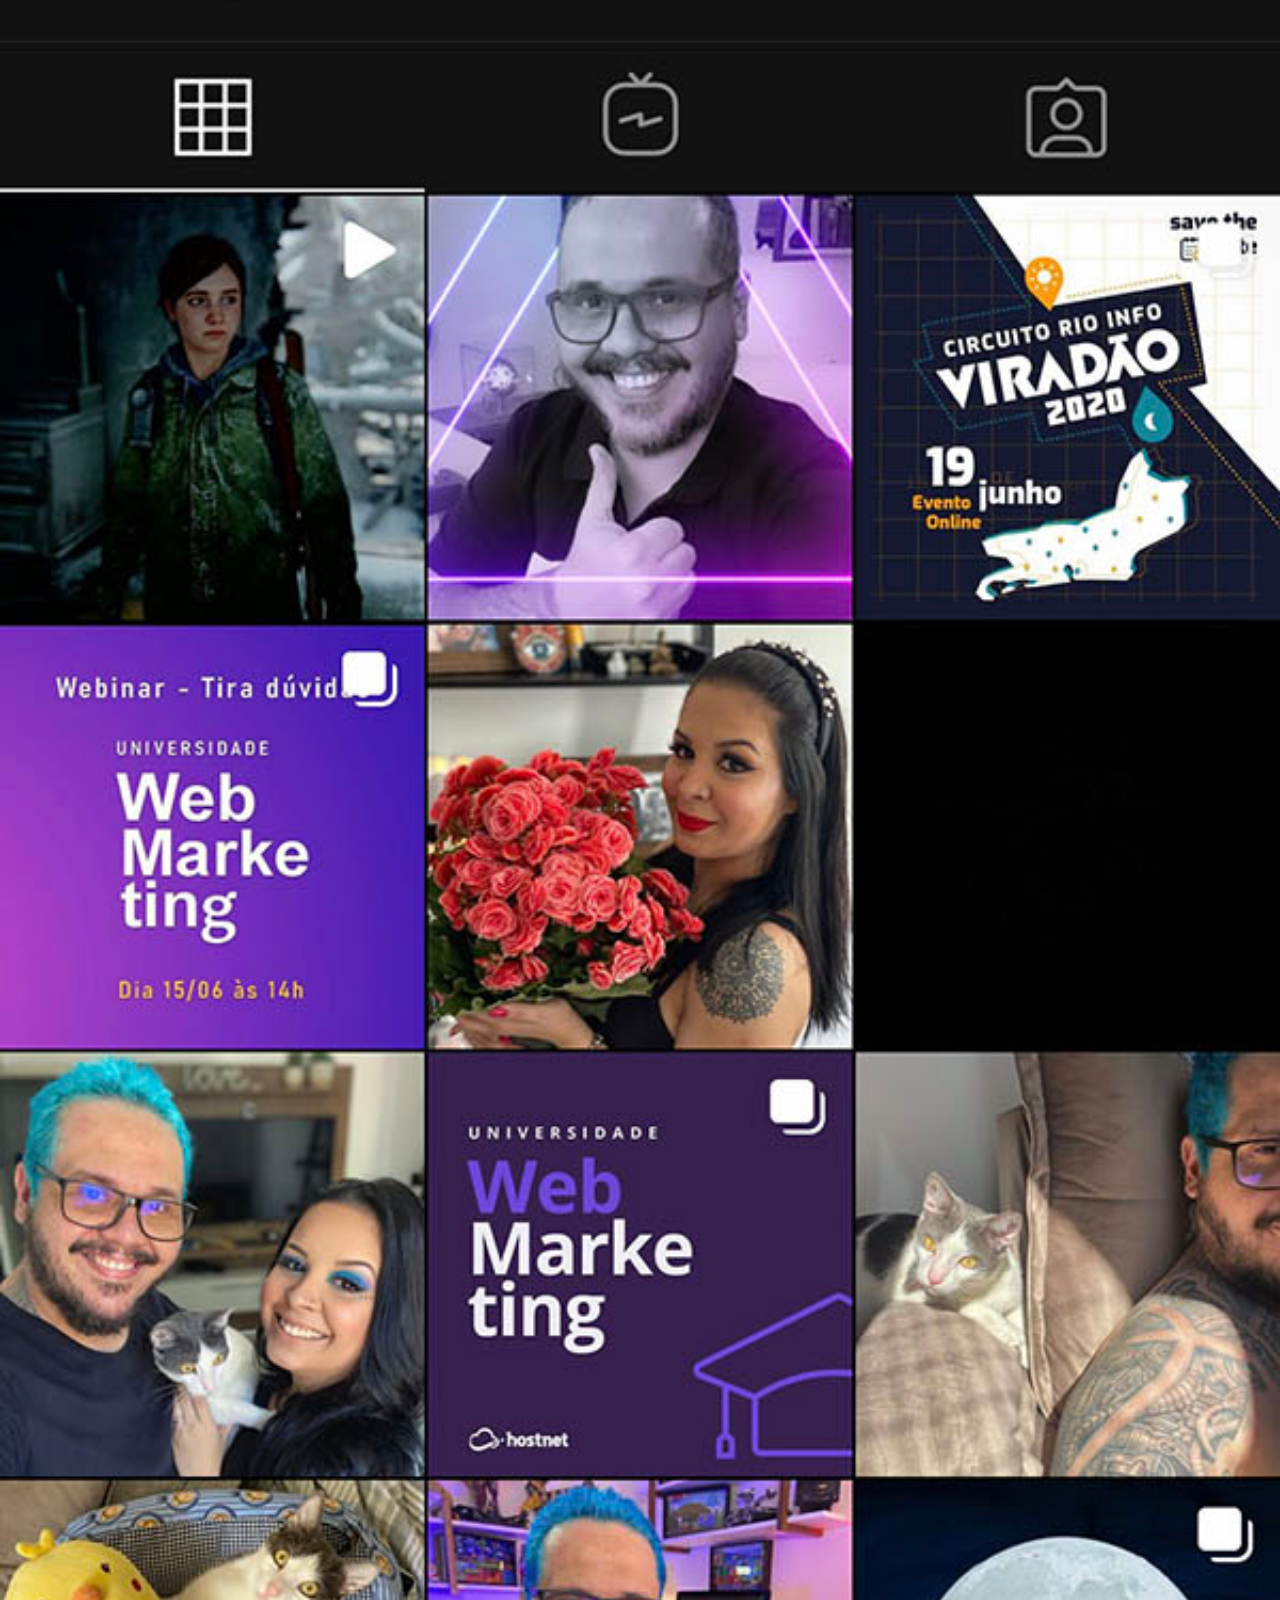
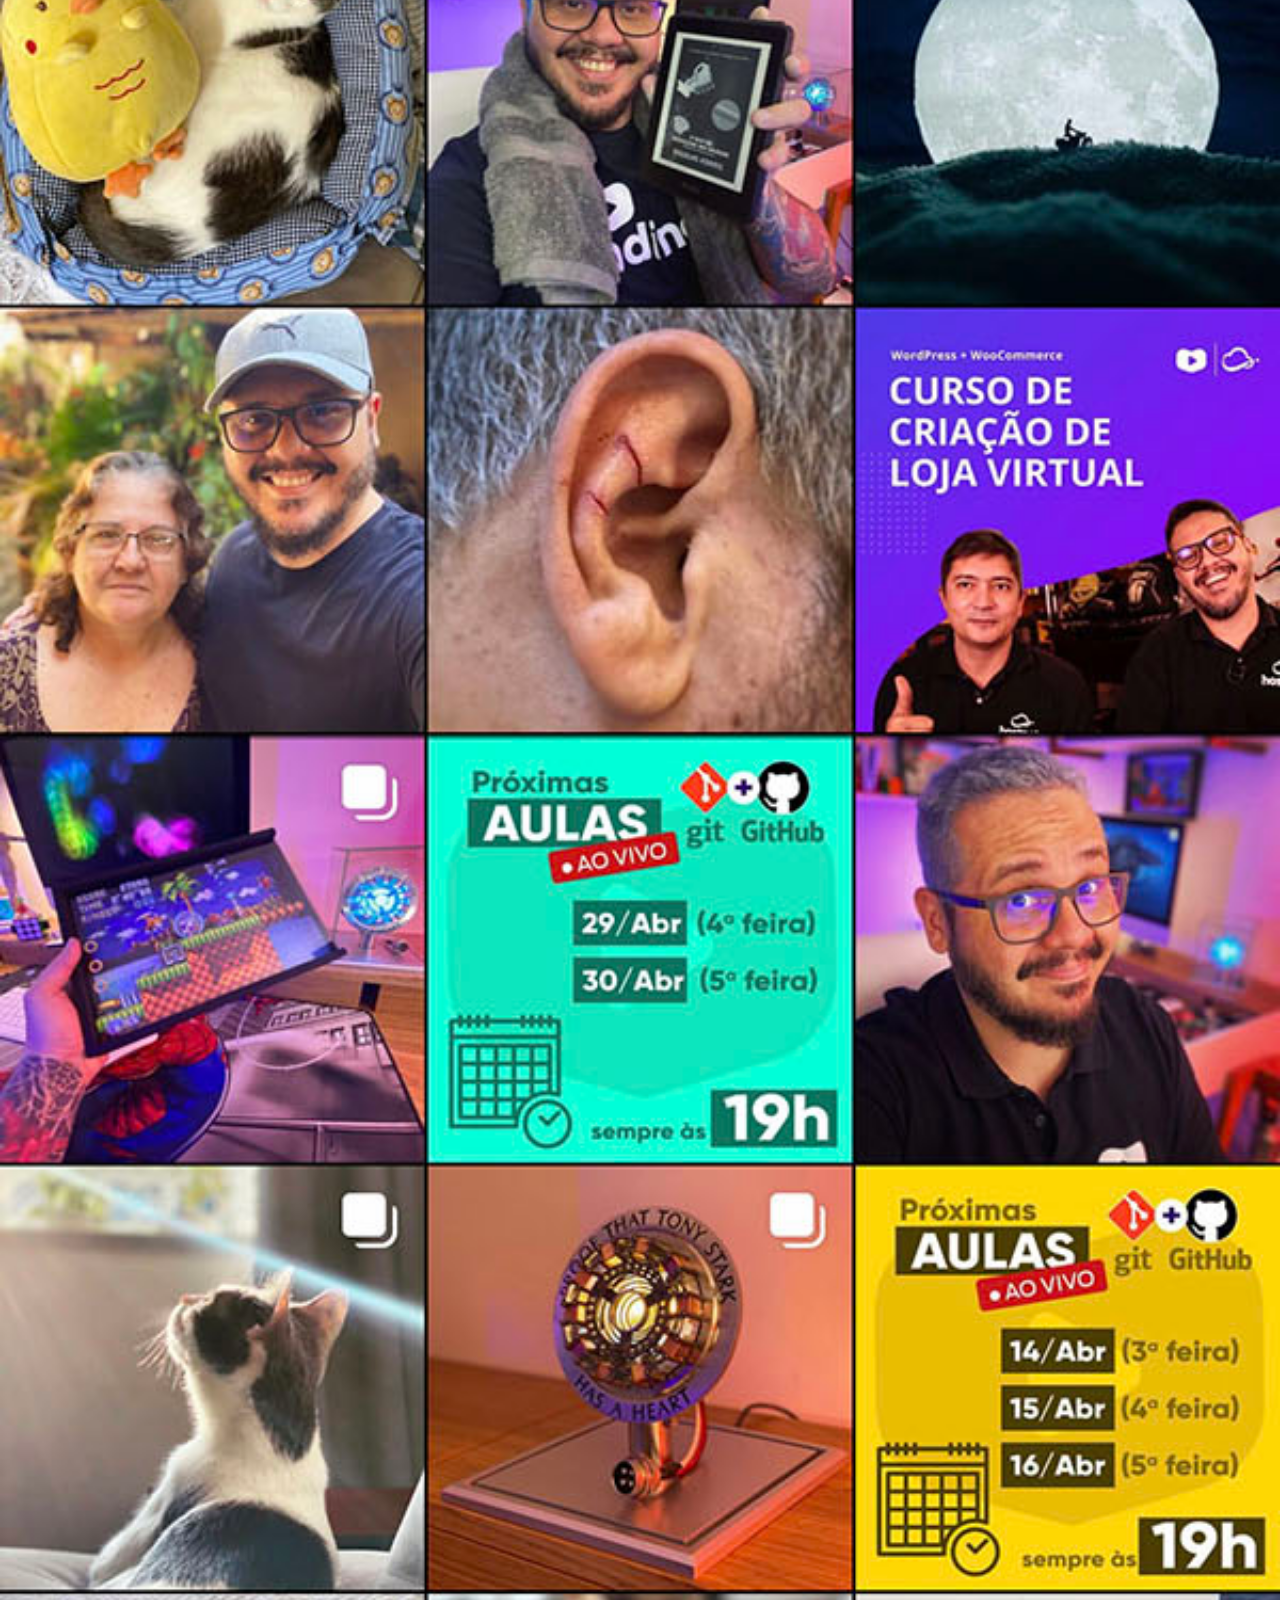
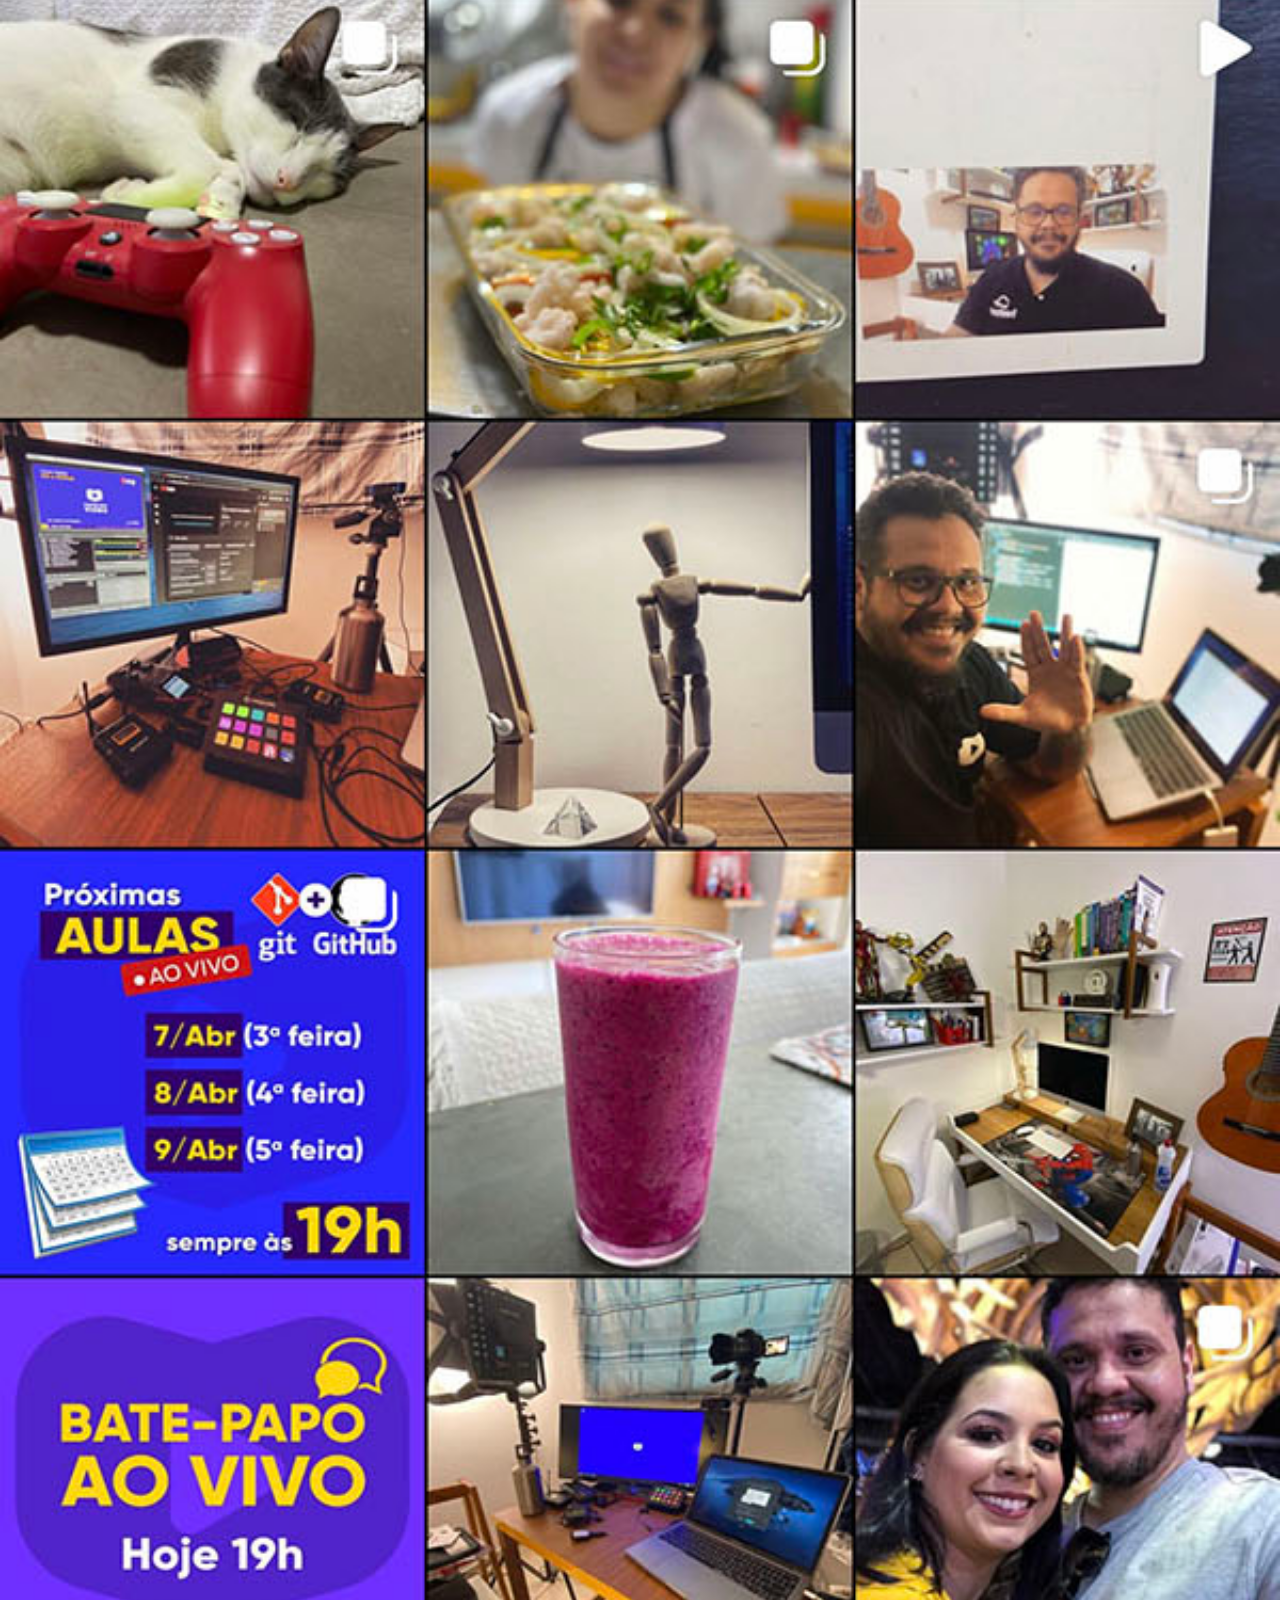
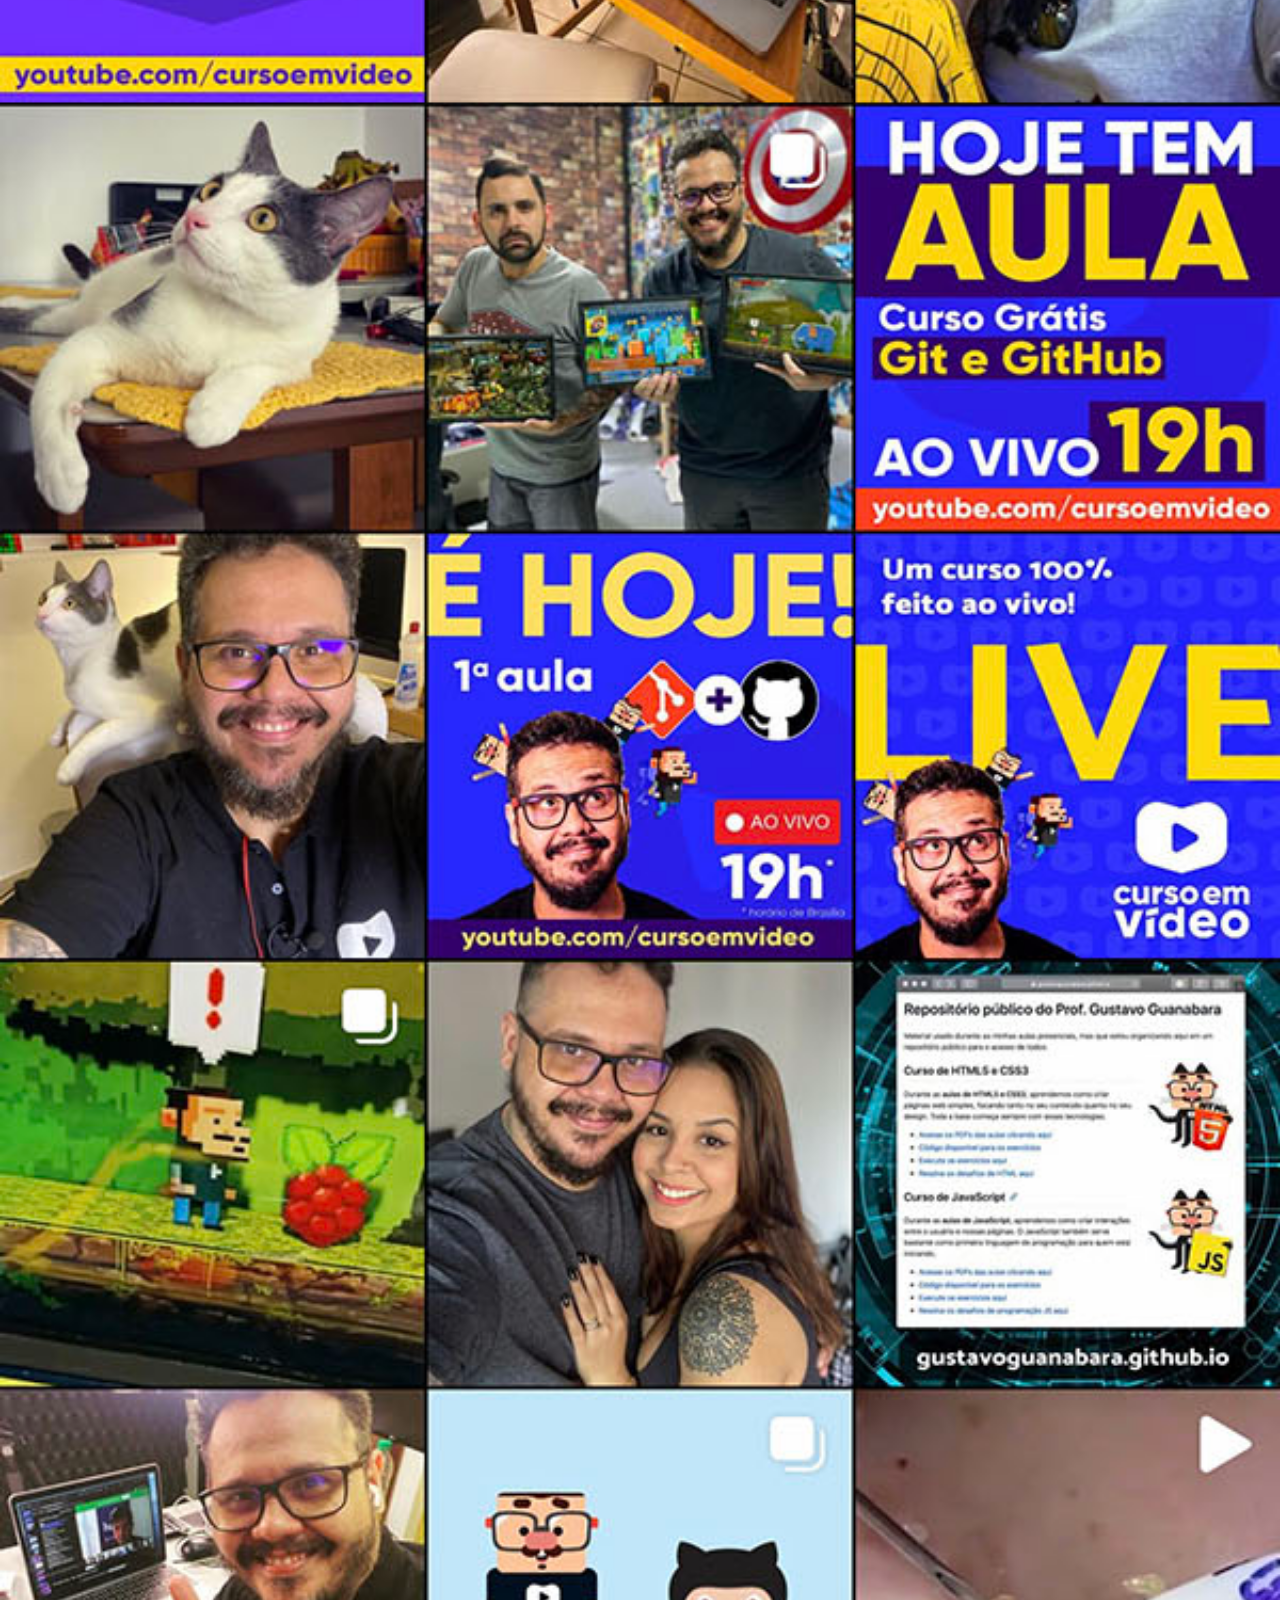
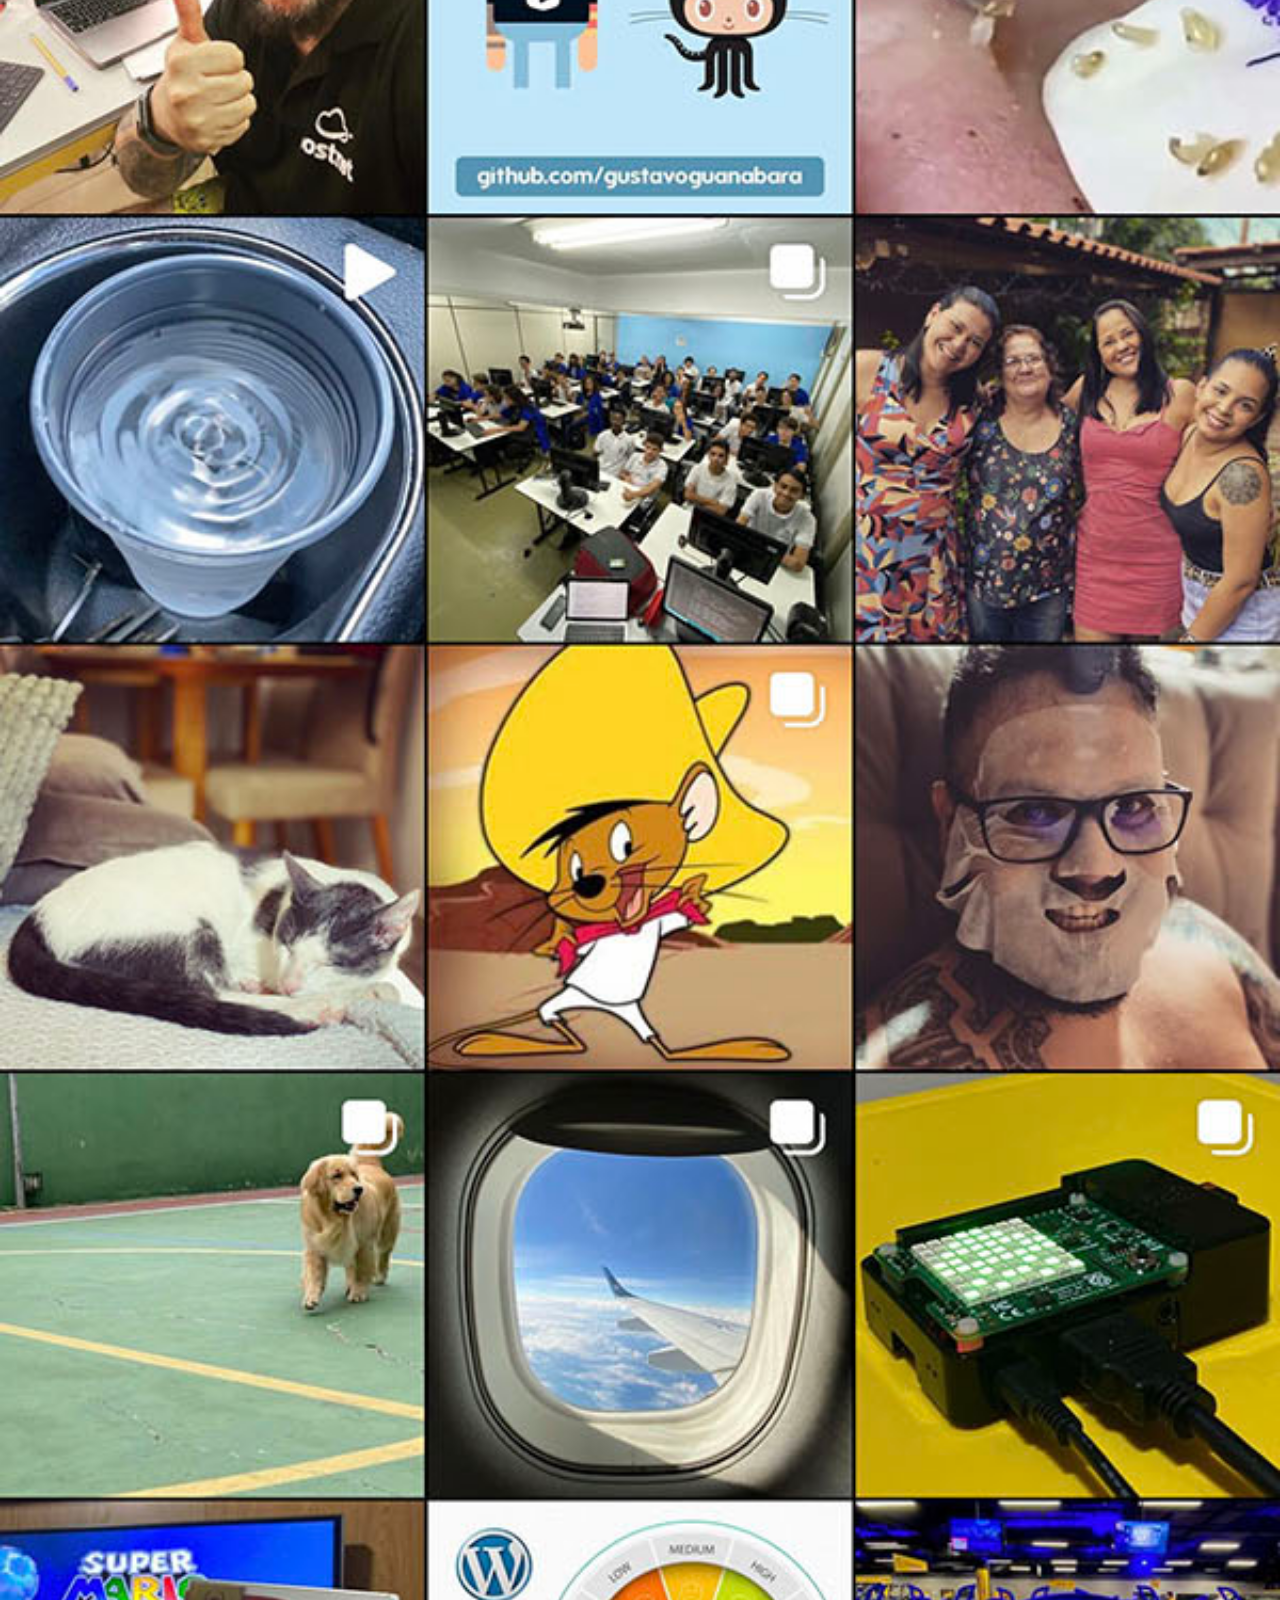
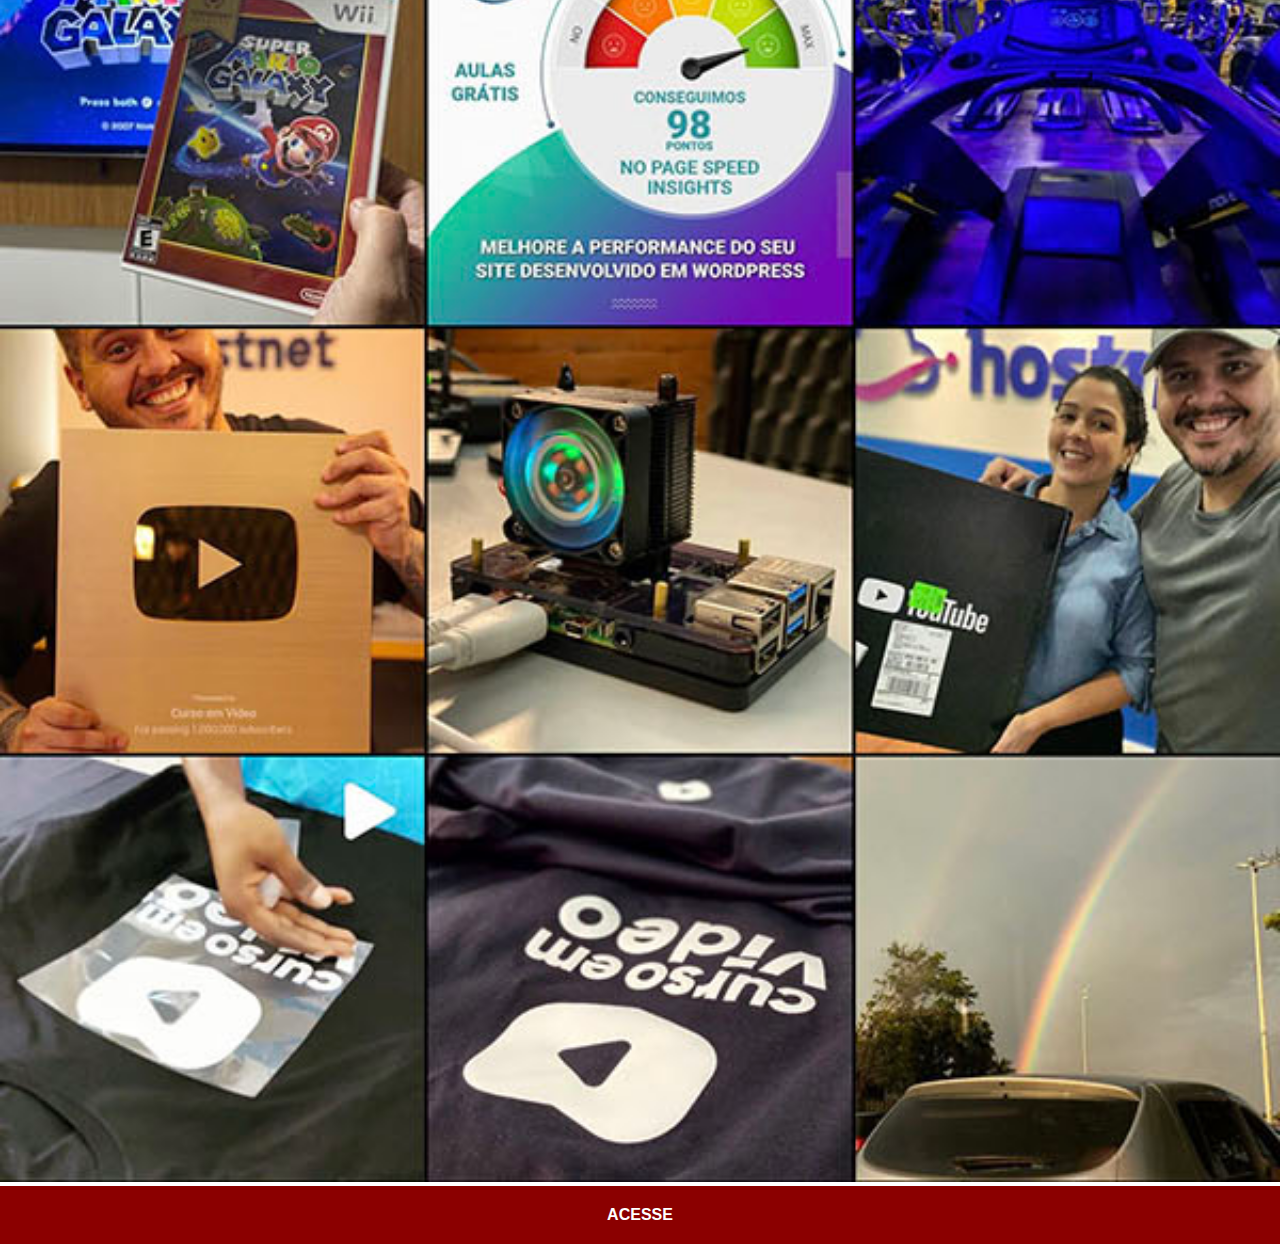
<file: instagram.html>
<!DOCTYPE html>
<html lang="pt-br">
<head>
    <meta charset="UTF-8">
    <meta name="viewport" content="width=device-width, initial-scale=1.0">
    <link rel="stylesheet" href="estilos/social.css">
    <title>Instagram</title>
</head>
<body>
    <img src="imagens/tela-instagram.jpg" alt="Instagram">
    <a href="https://www.instagram.com/gustavoguanabara/" target="_blank">ACESSE</a>
</body>
</html>
</file>
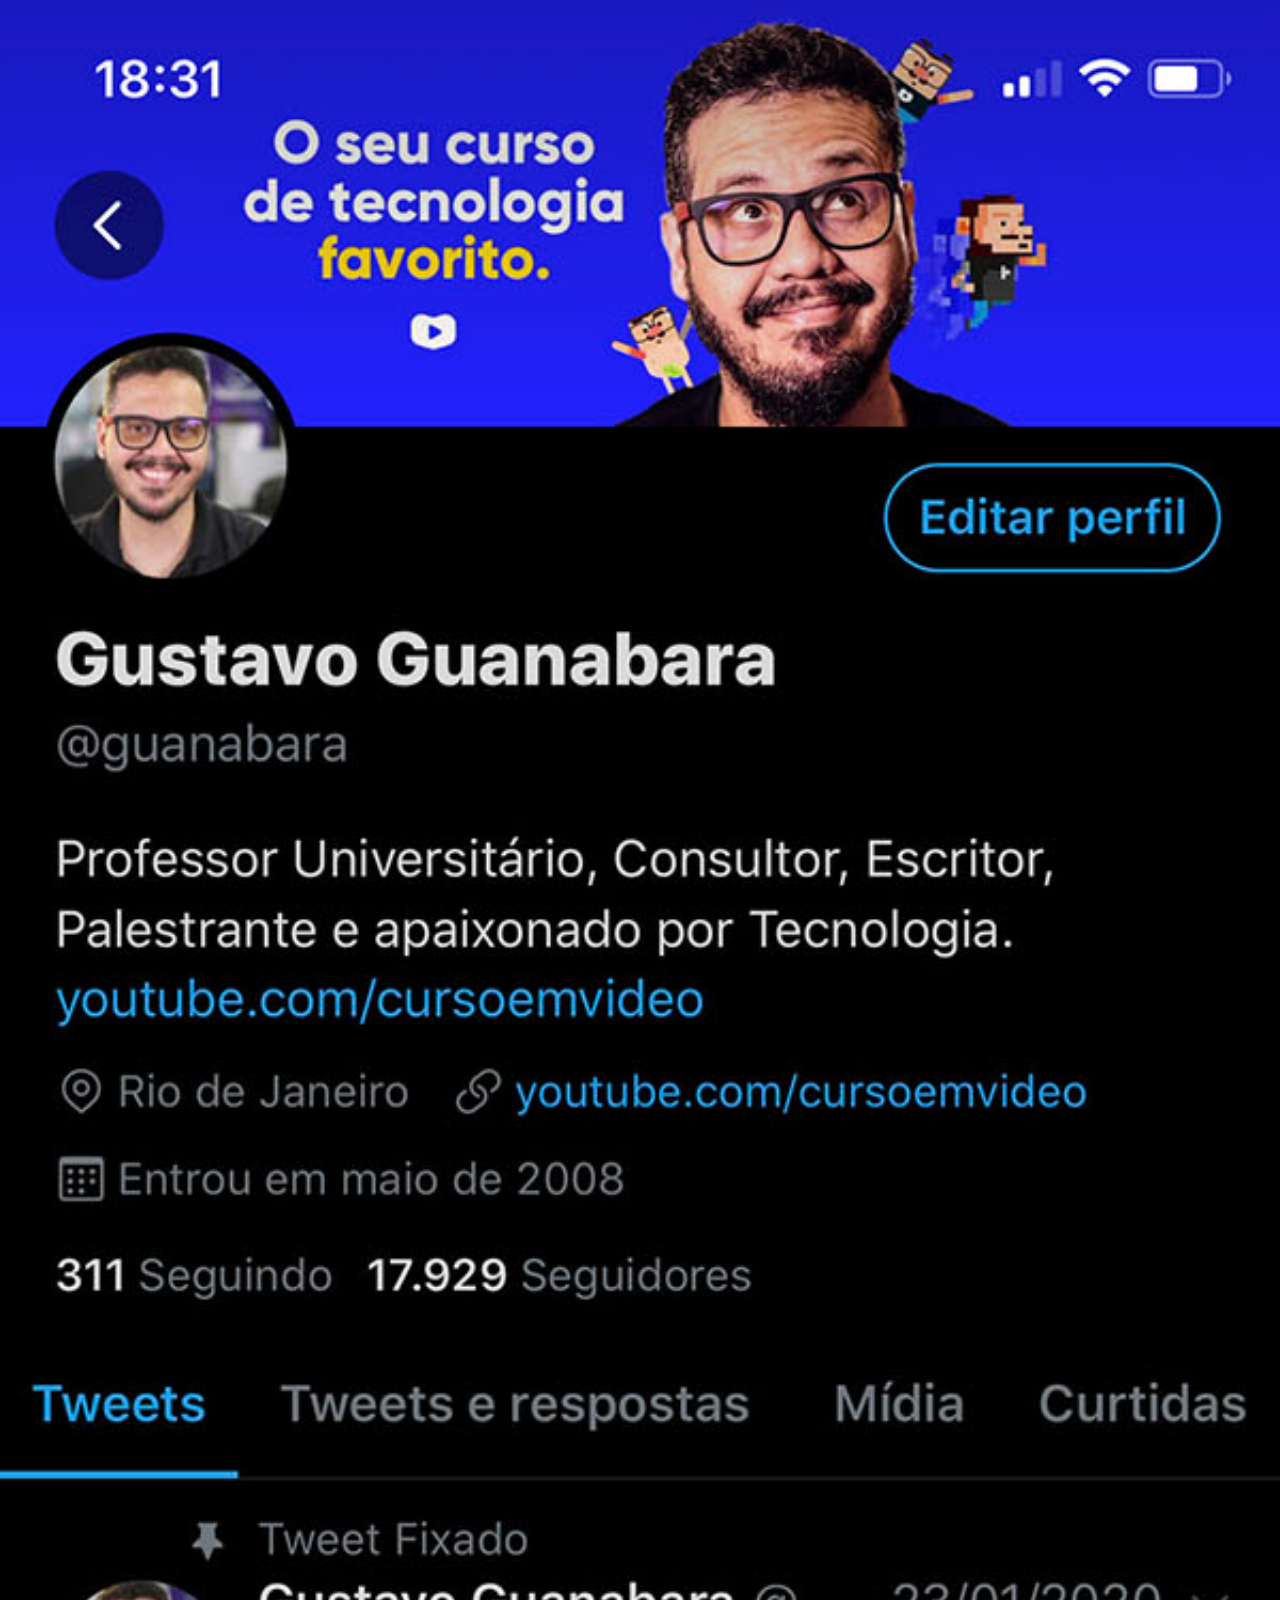
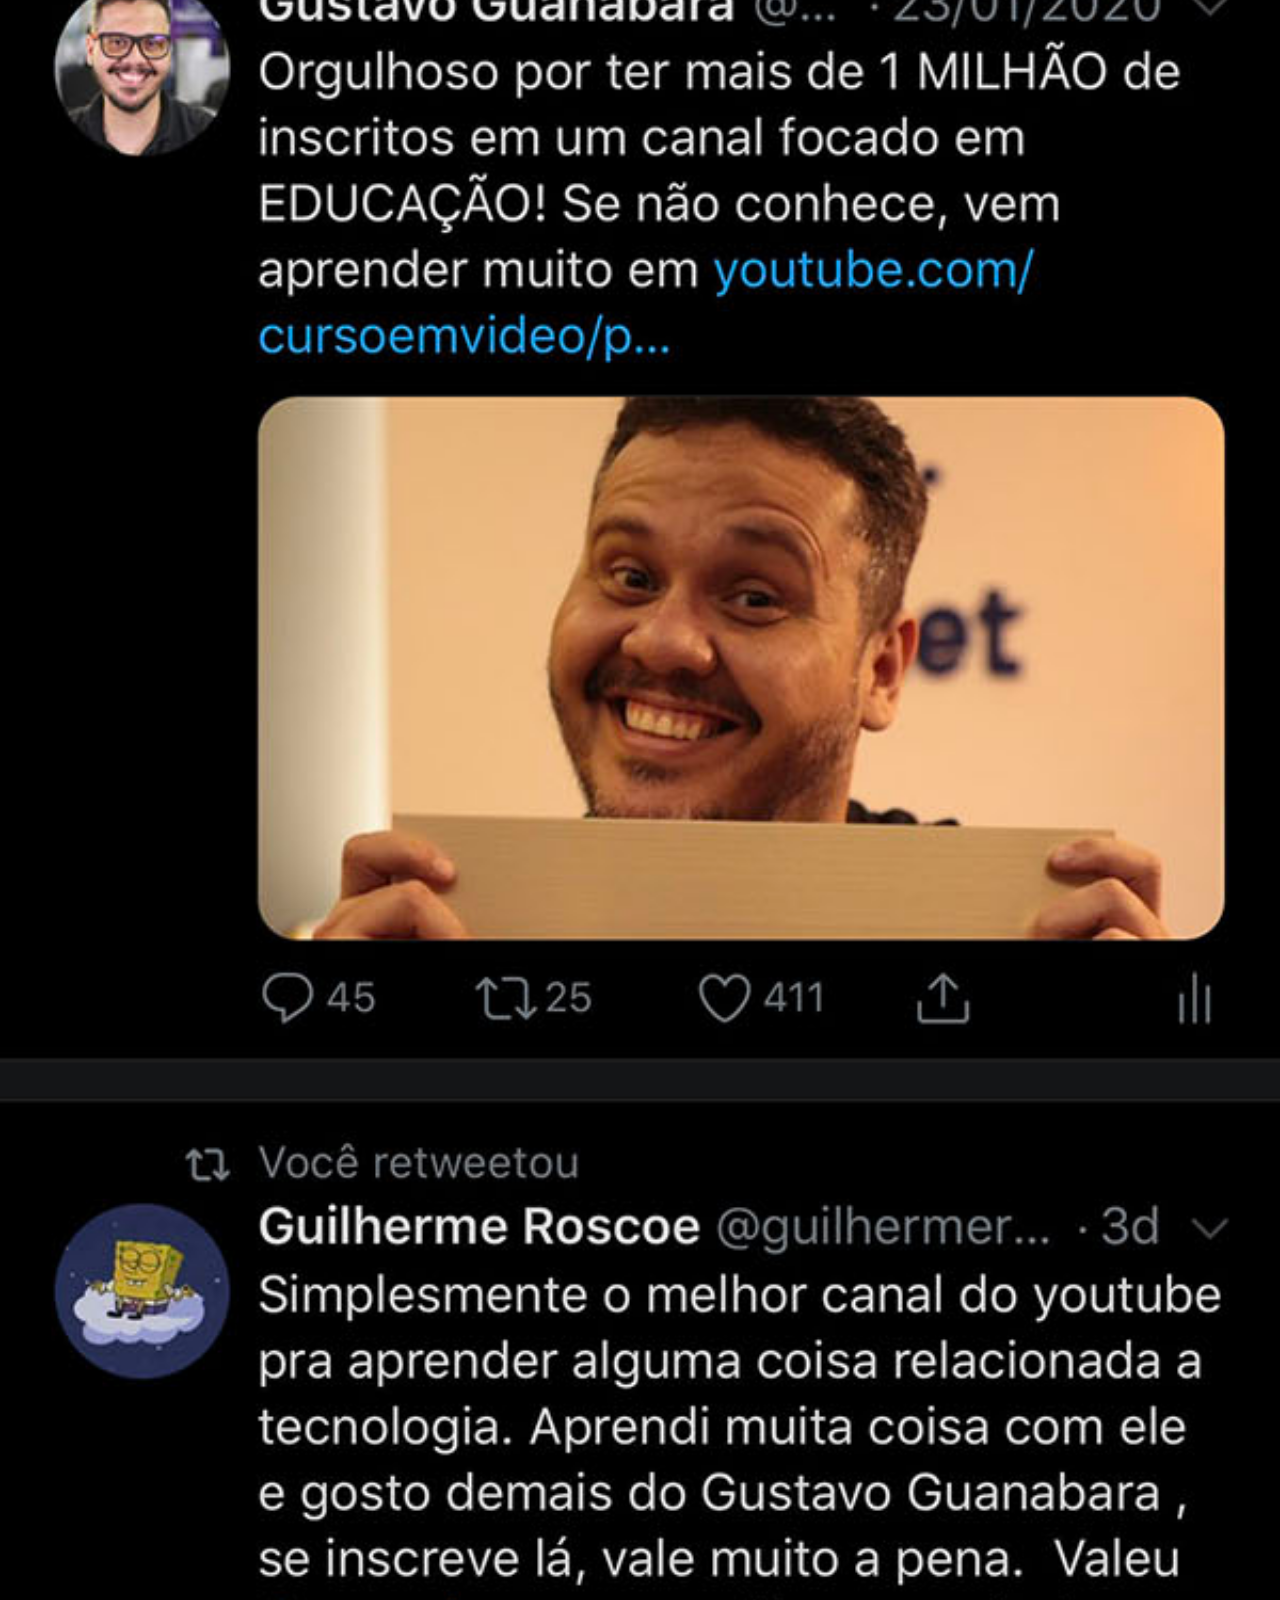
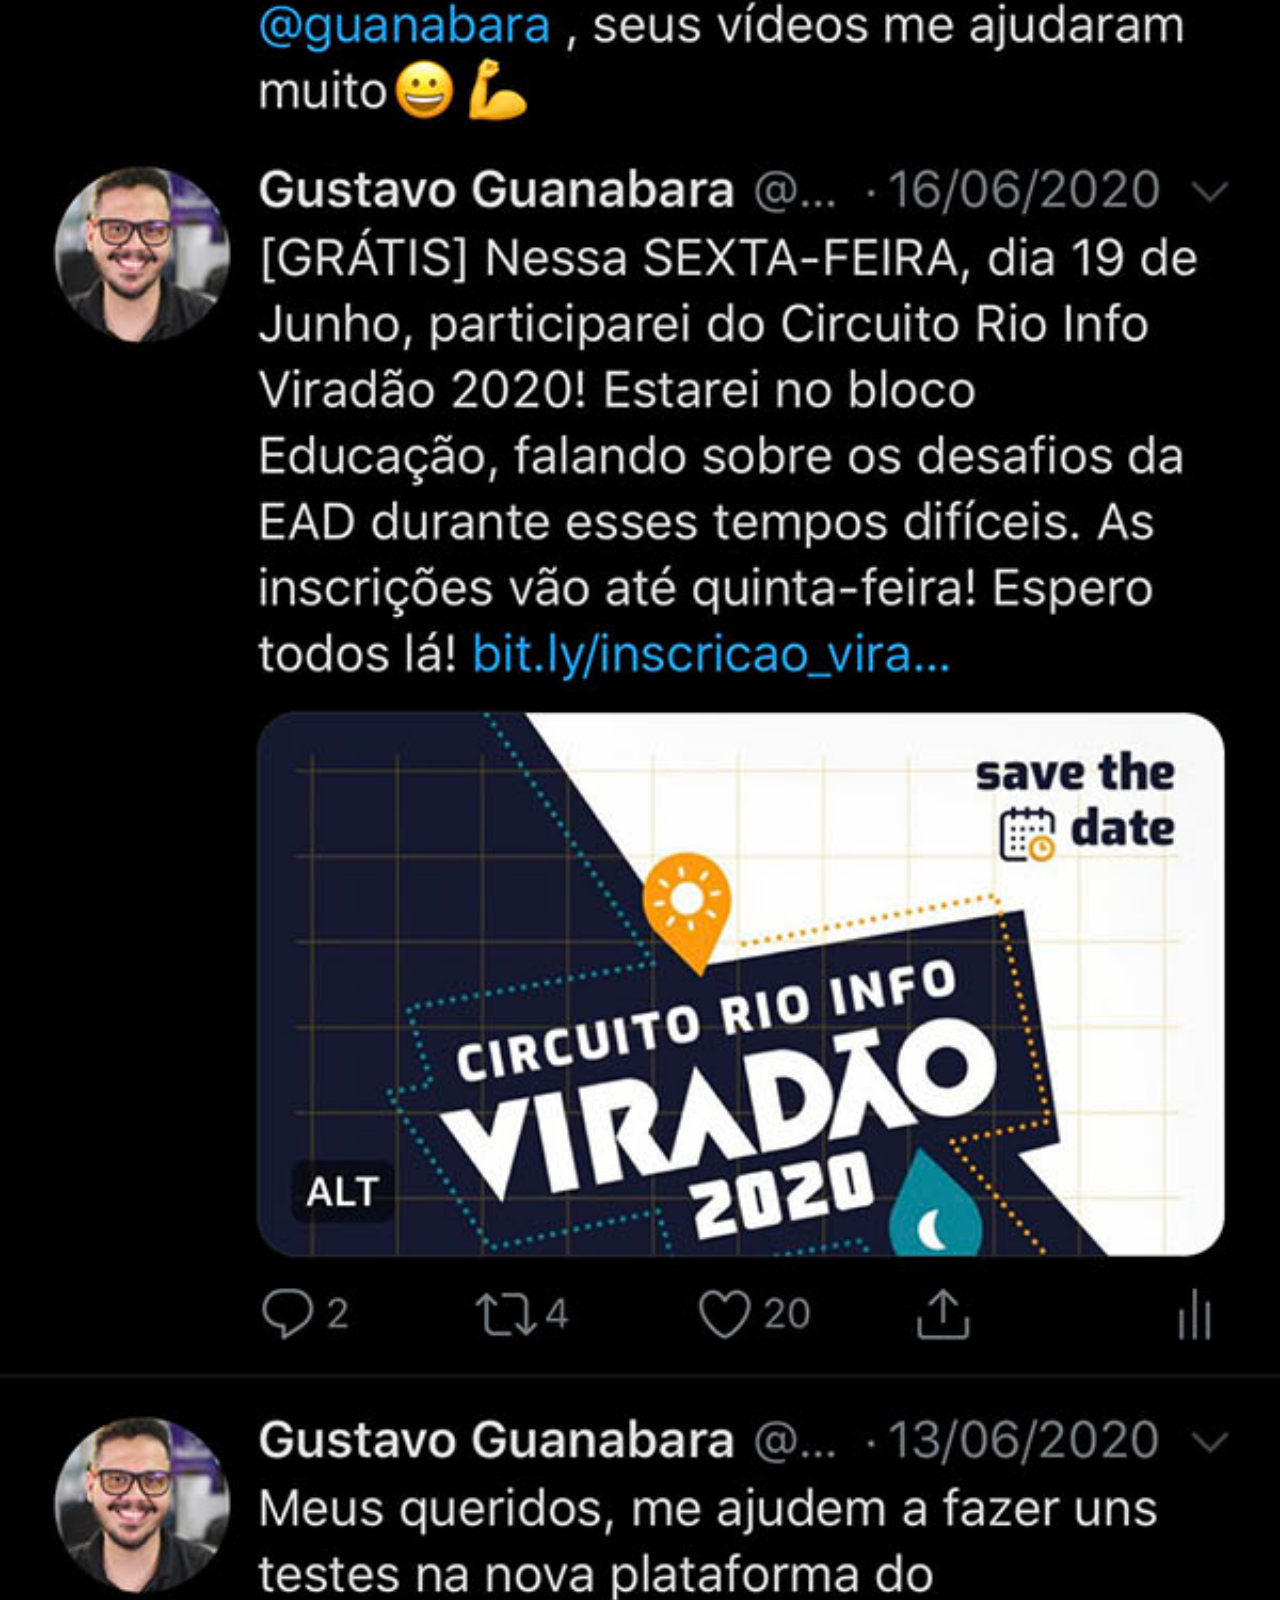
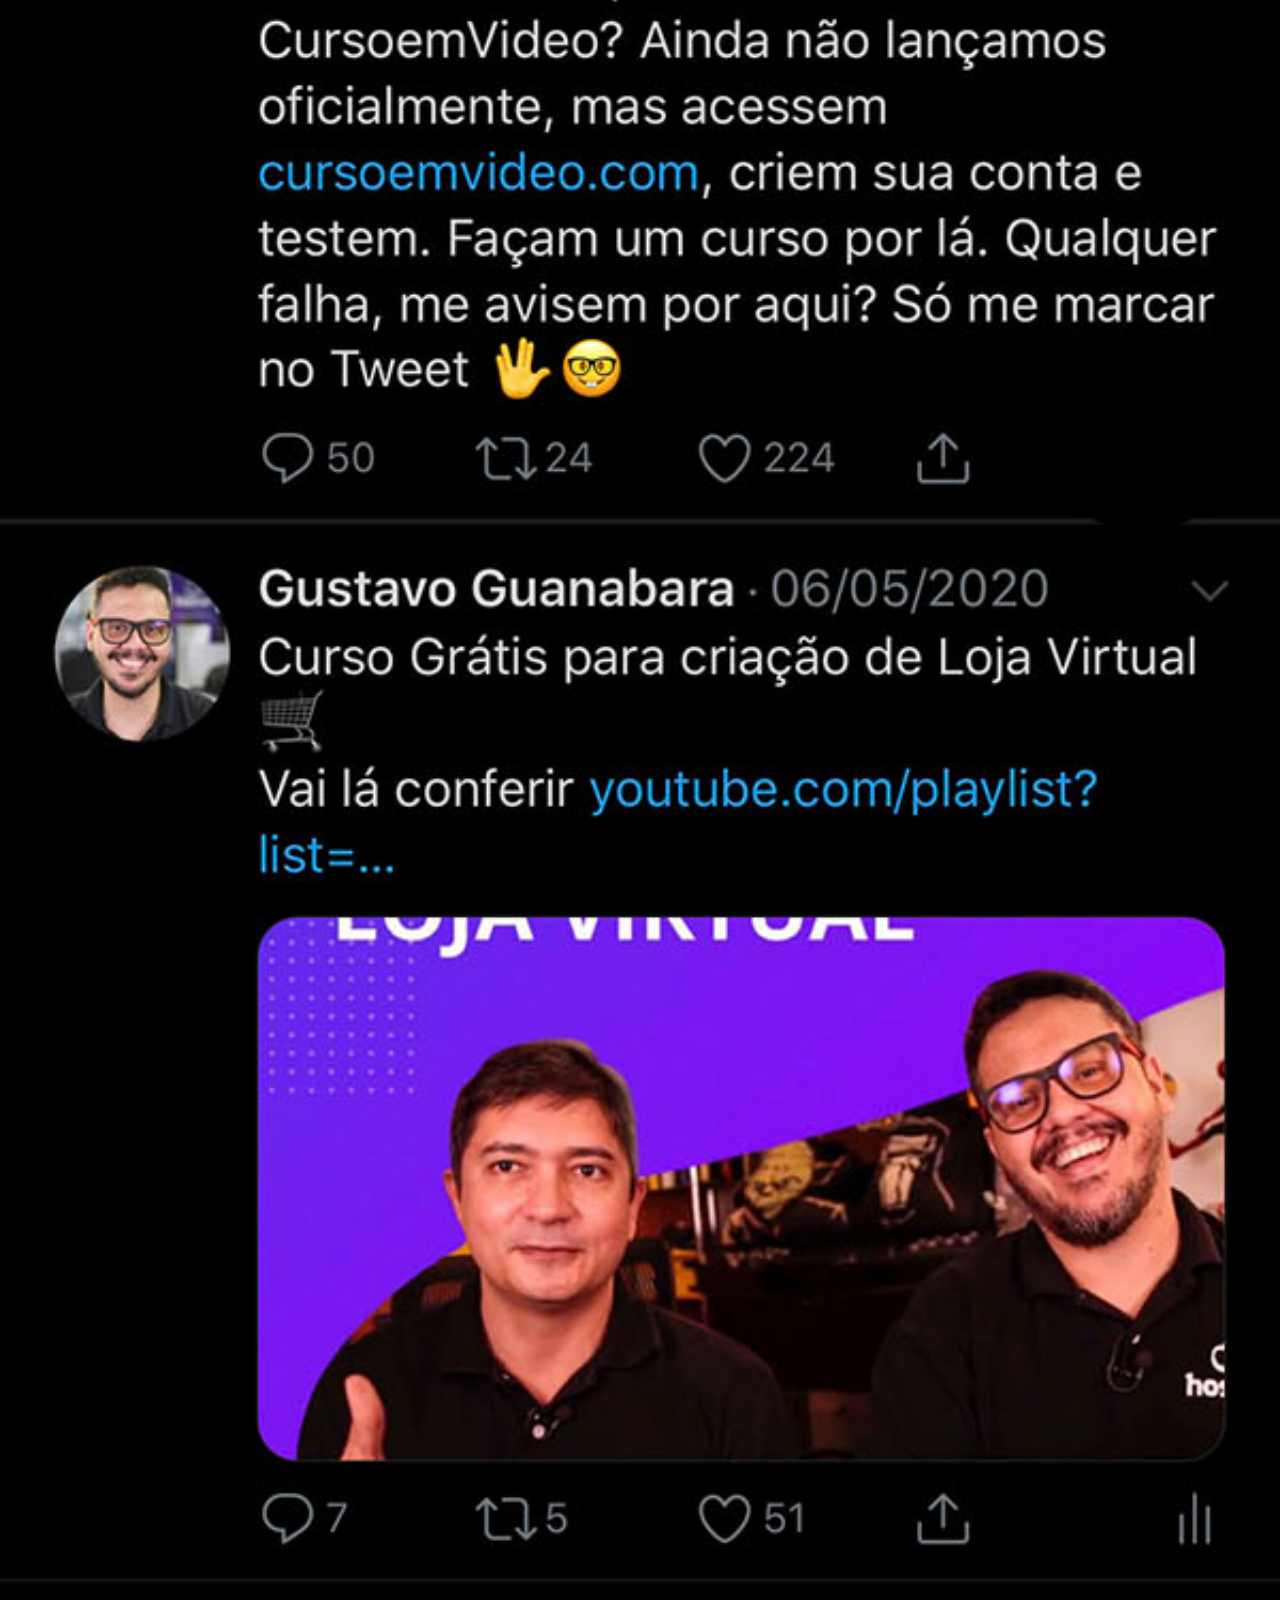
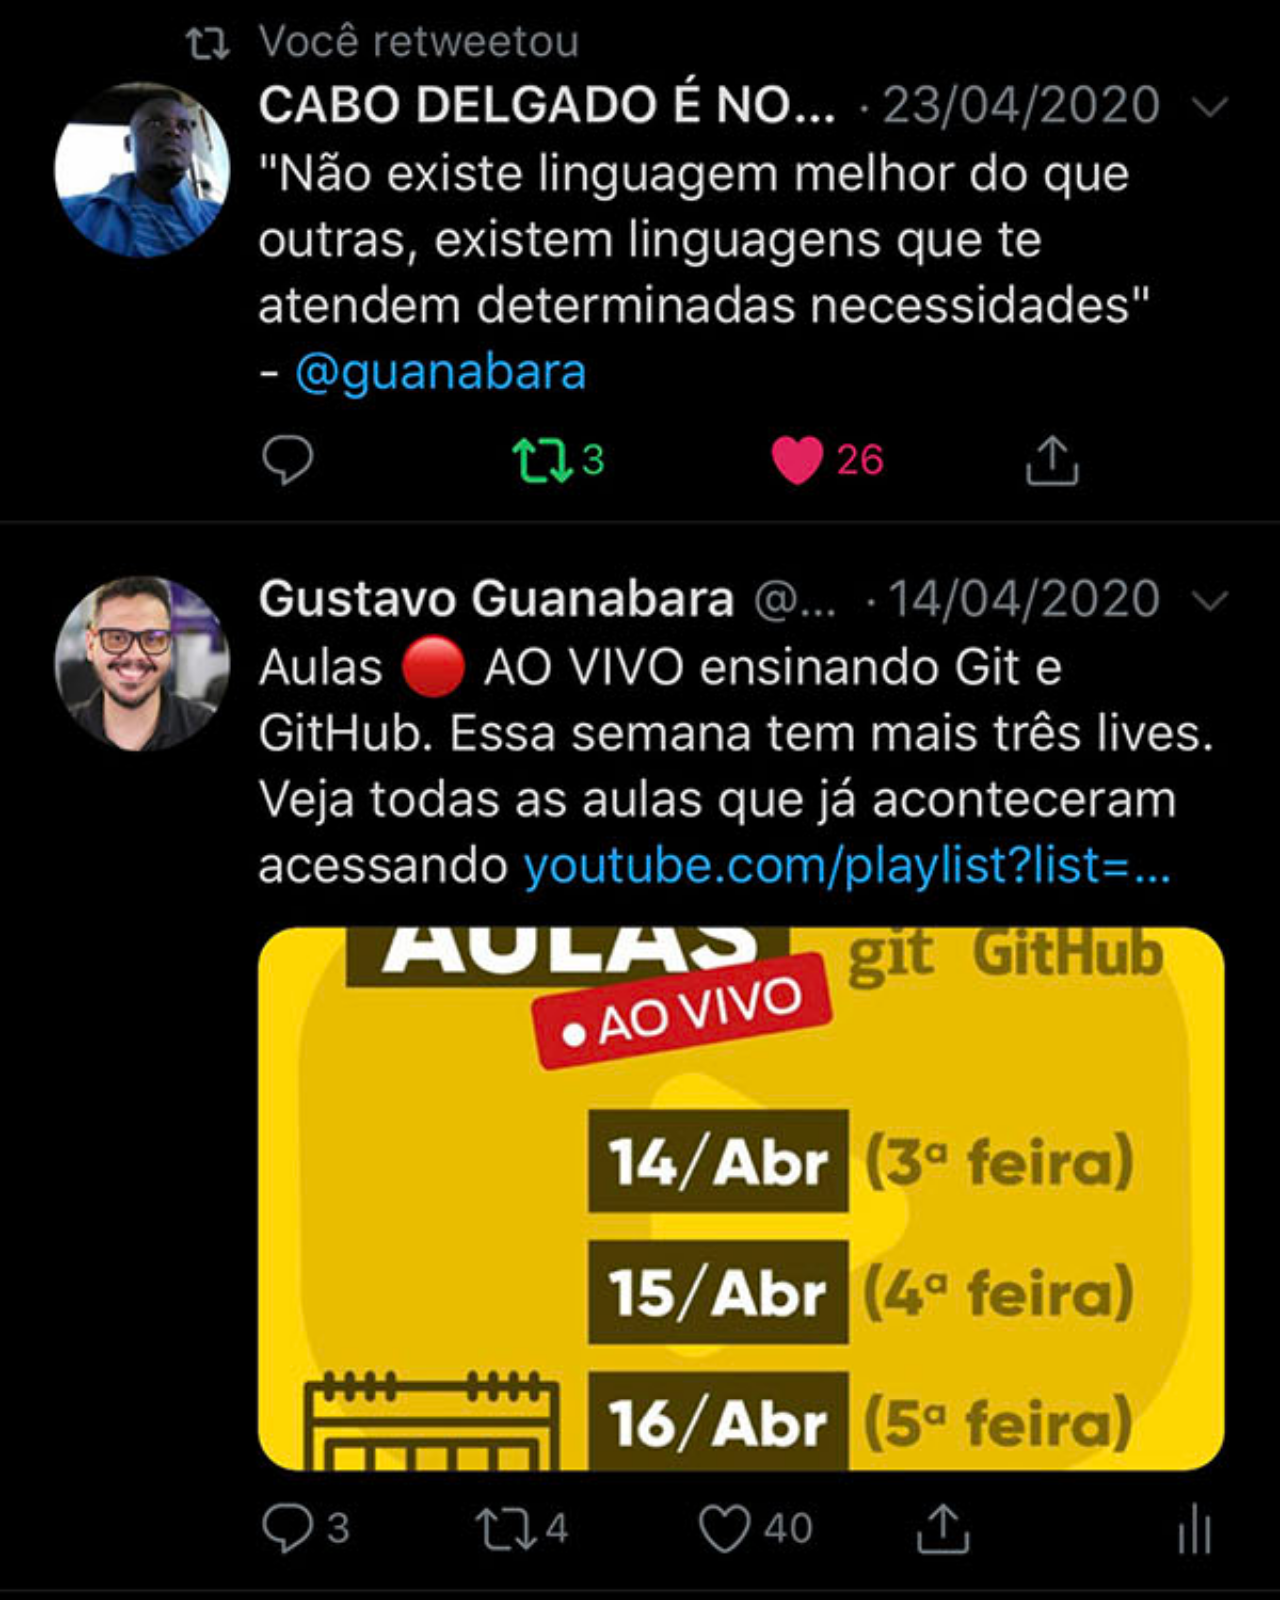
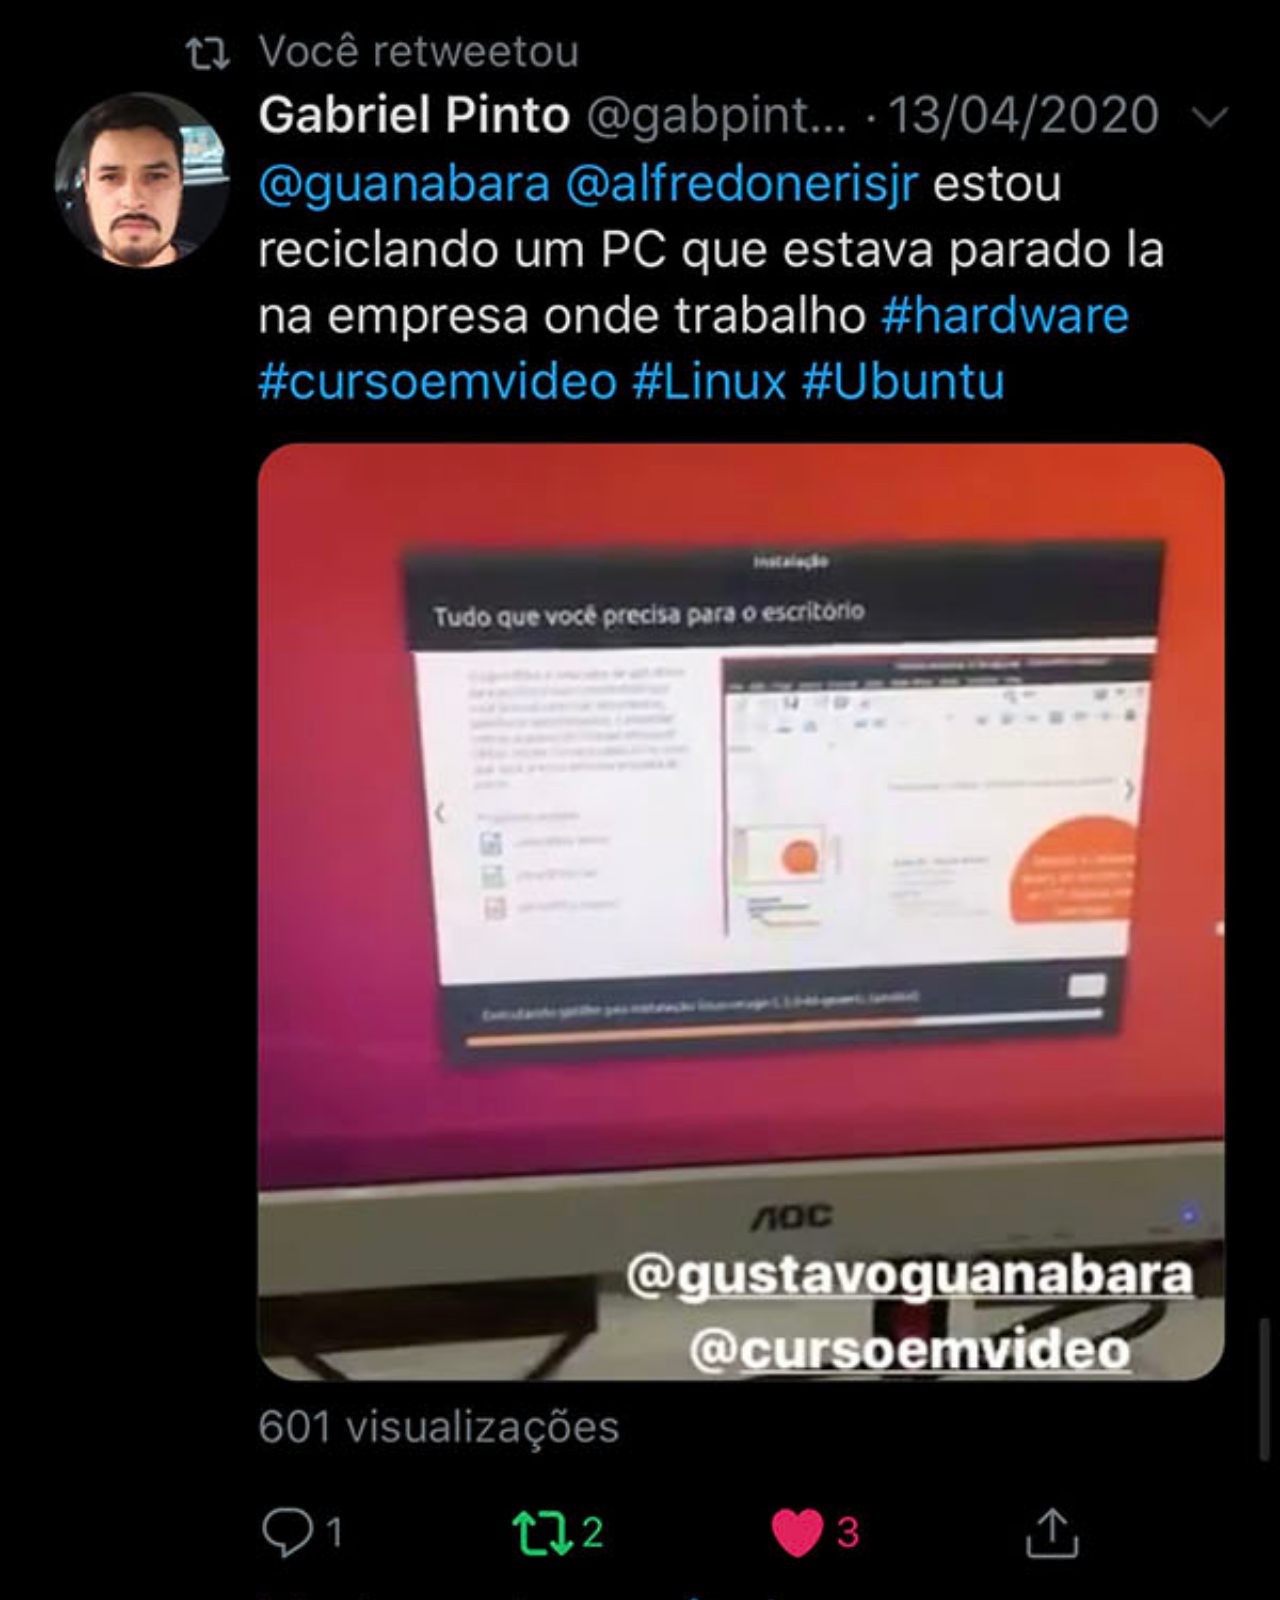
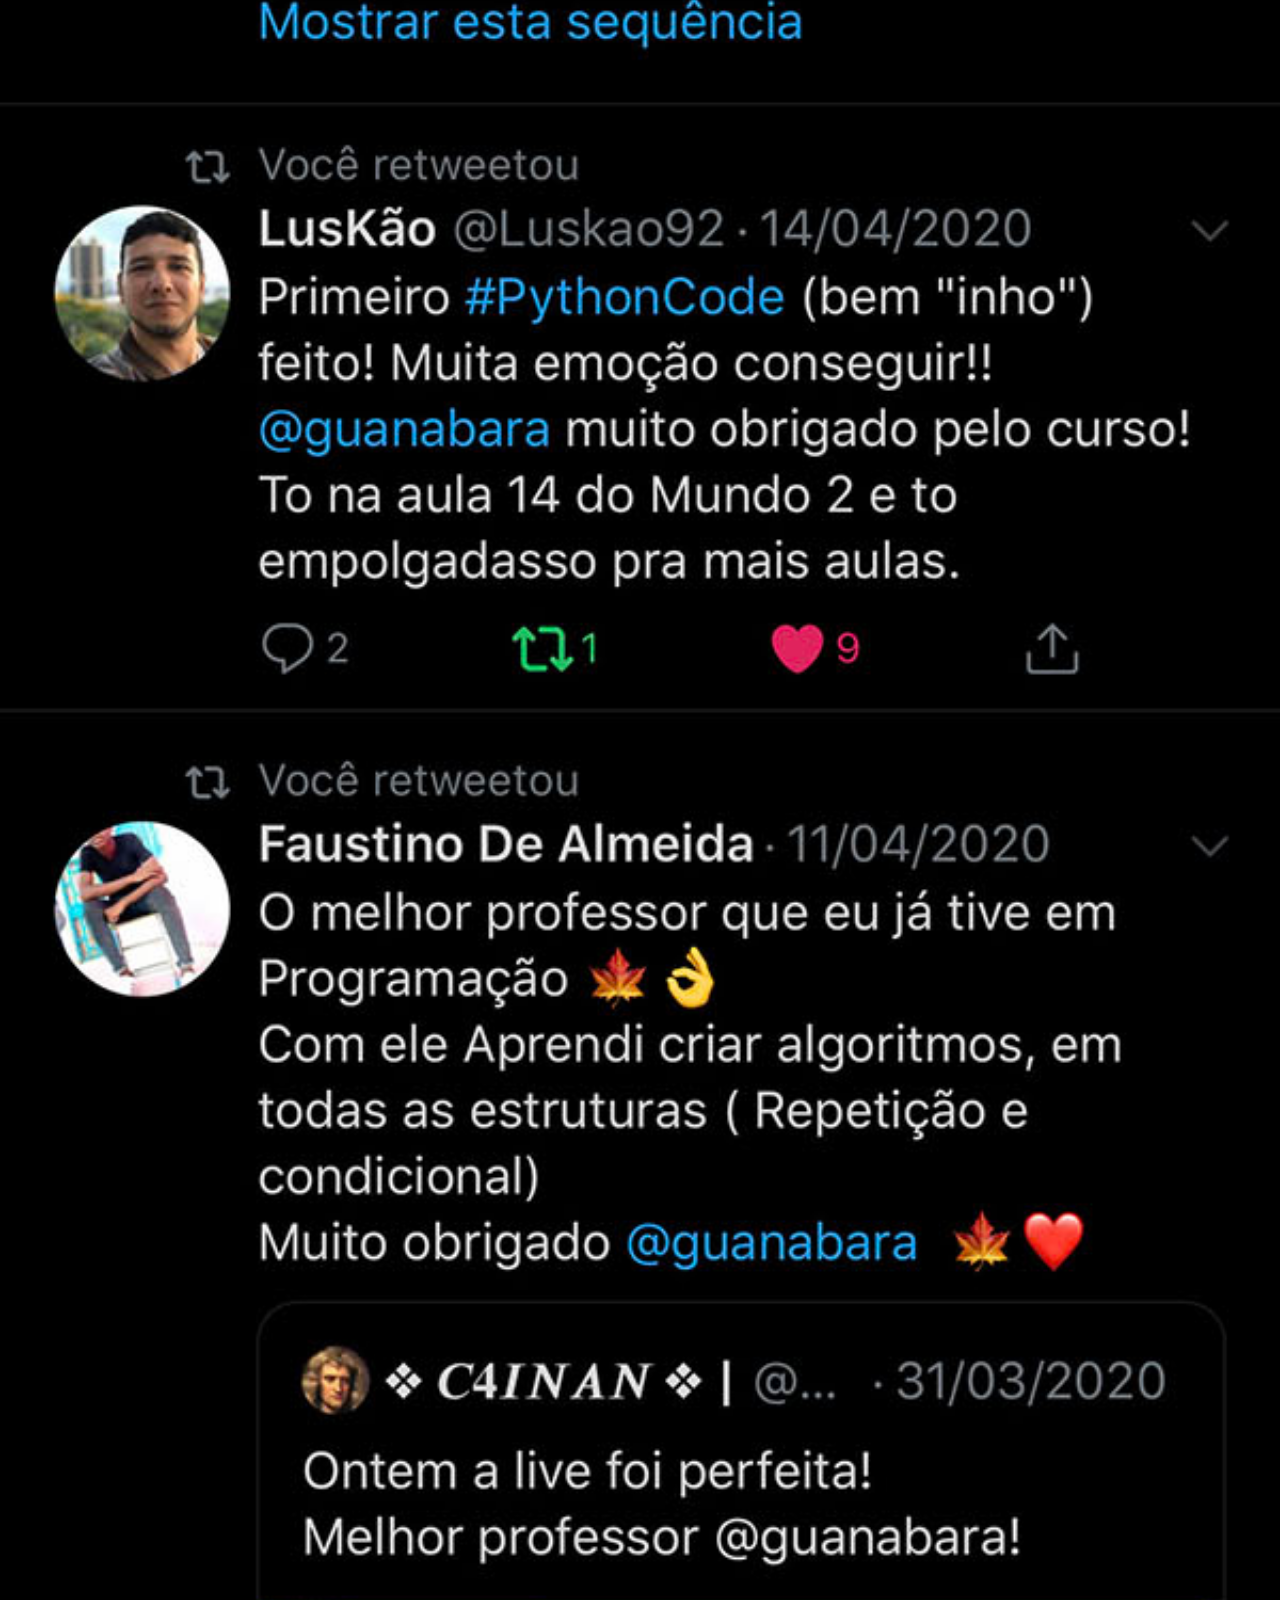
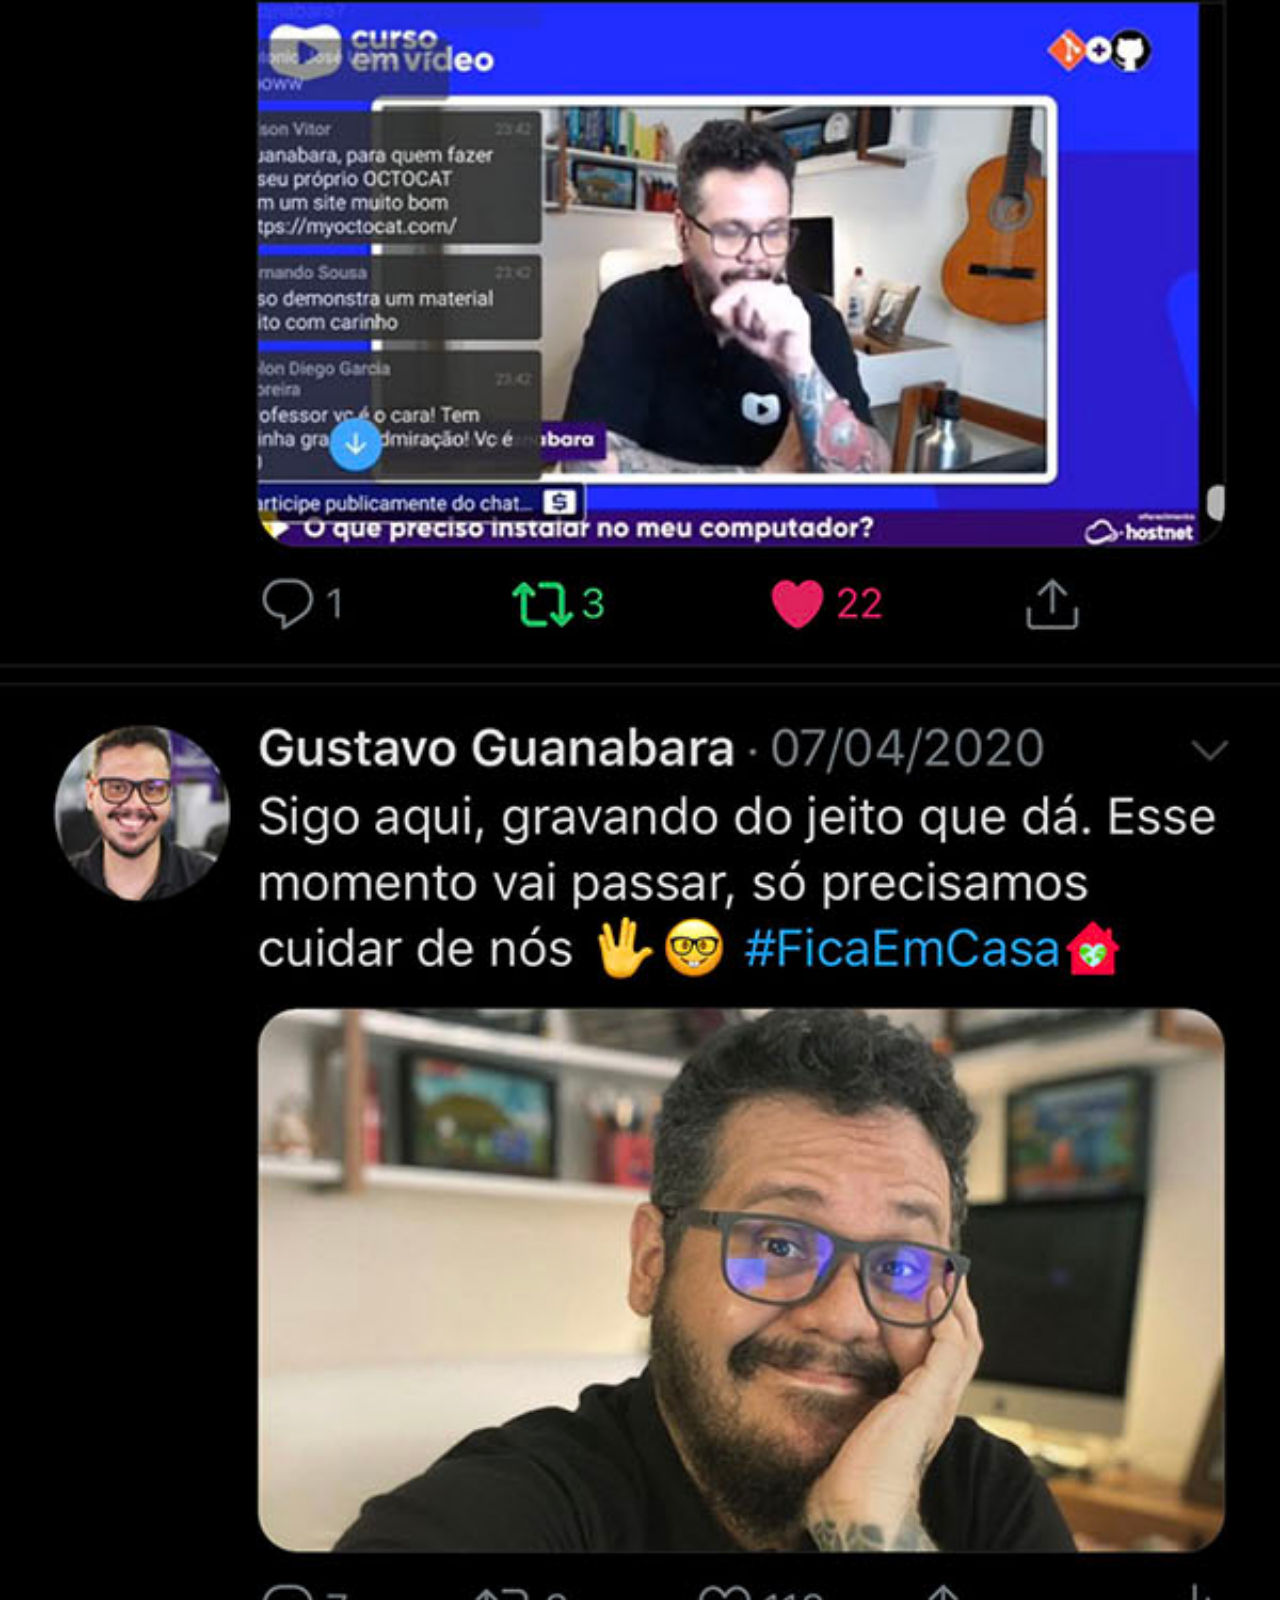
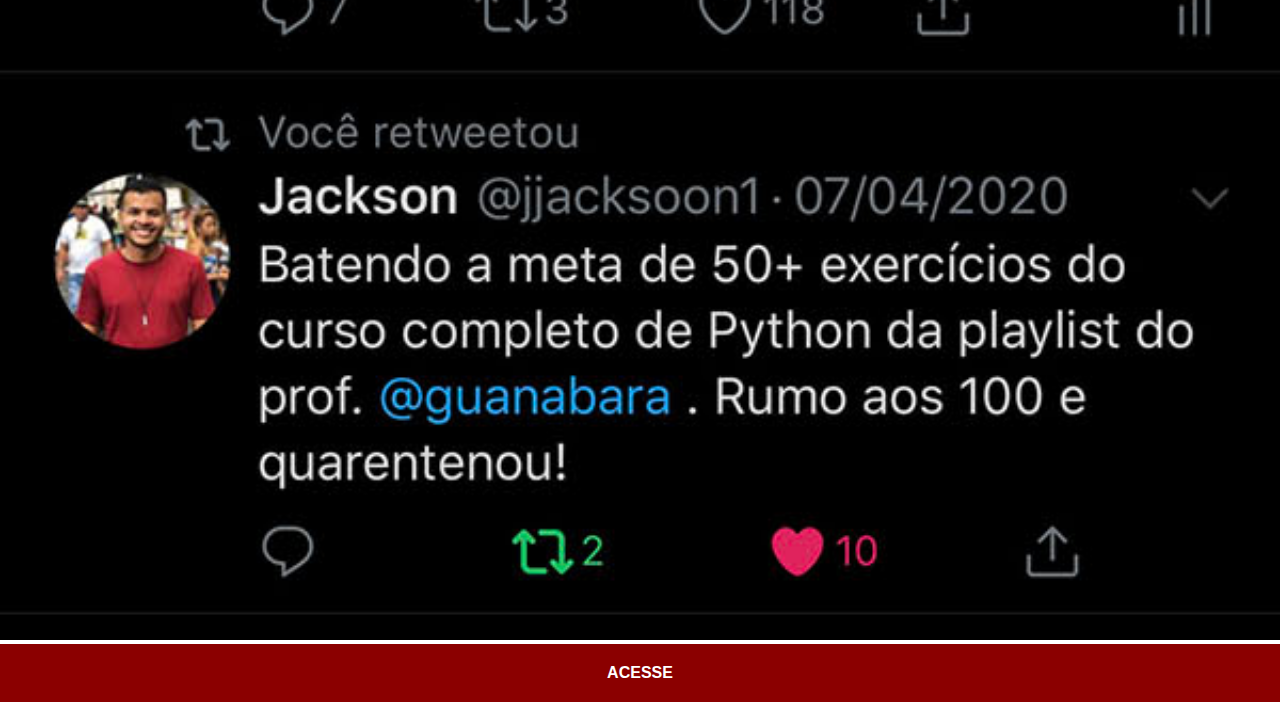
<file: twitter.html>
<!DOCTYPE html>
<html lang="pt-br">
<head>
    <meta charset="UTF-8">
    <meta name="viewport" content="width=device-width, initial-scale=1.0">
    <link rel="stylesheet" href="estilos/social.css">
    <title>Twitter</title>
</head>
<body>
    <img src="imagens/tela-twitter.jpg" alt="Twitter">
    <a href="https://x.com/guanabara" target="_blank">ACESSE</a>
</body>
</html>
</file>
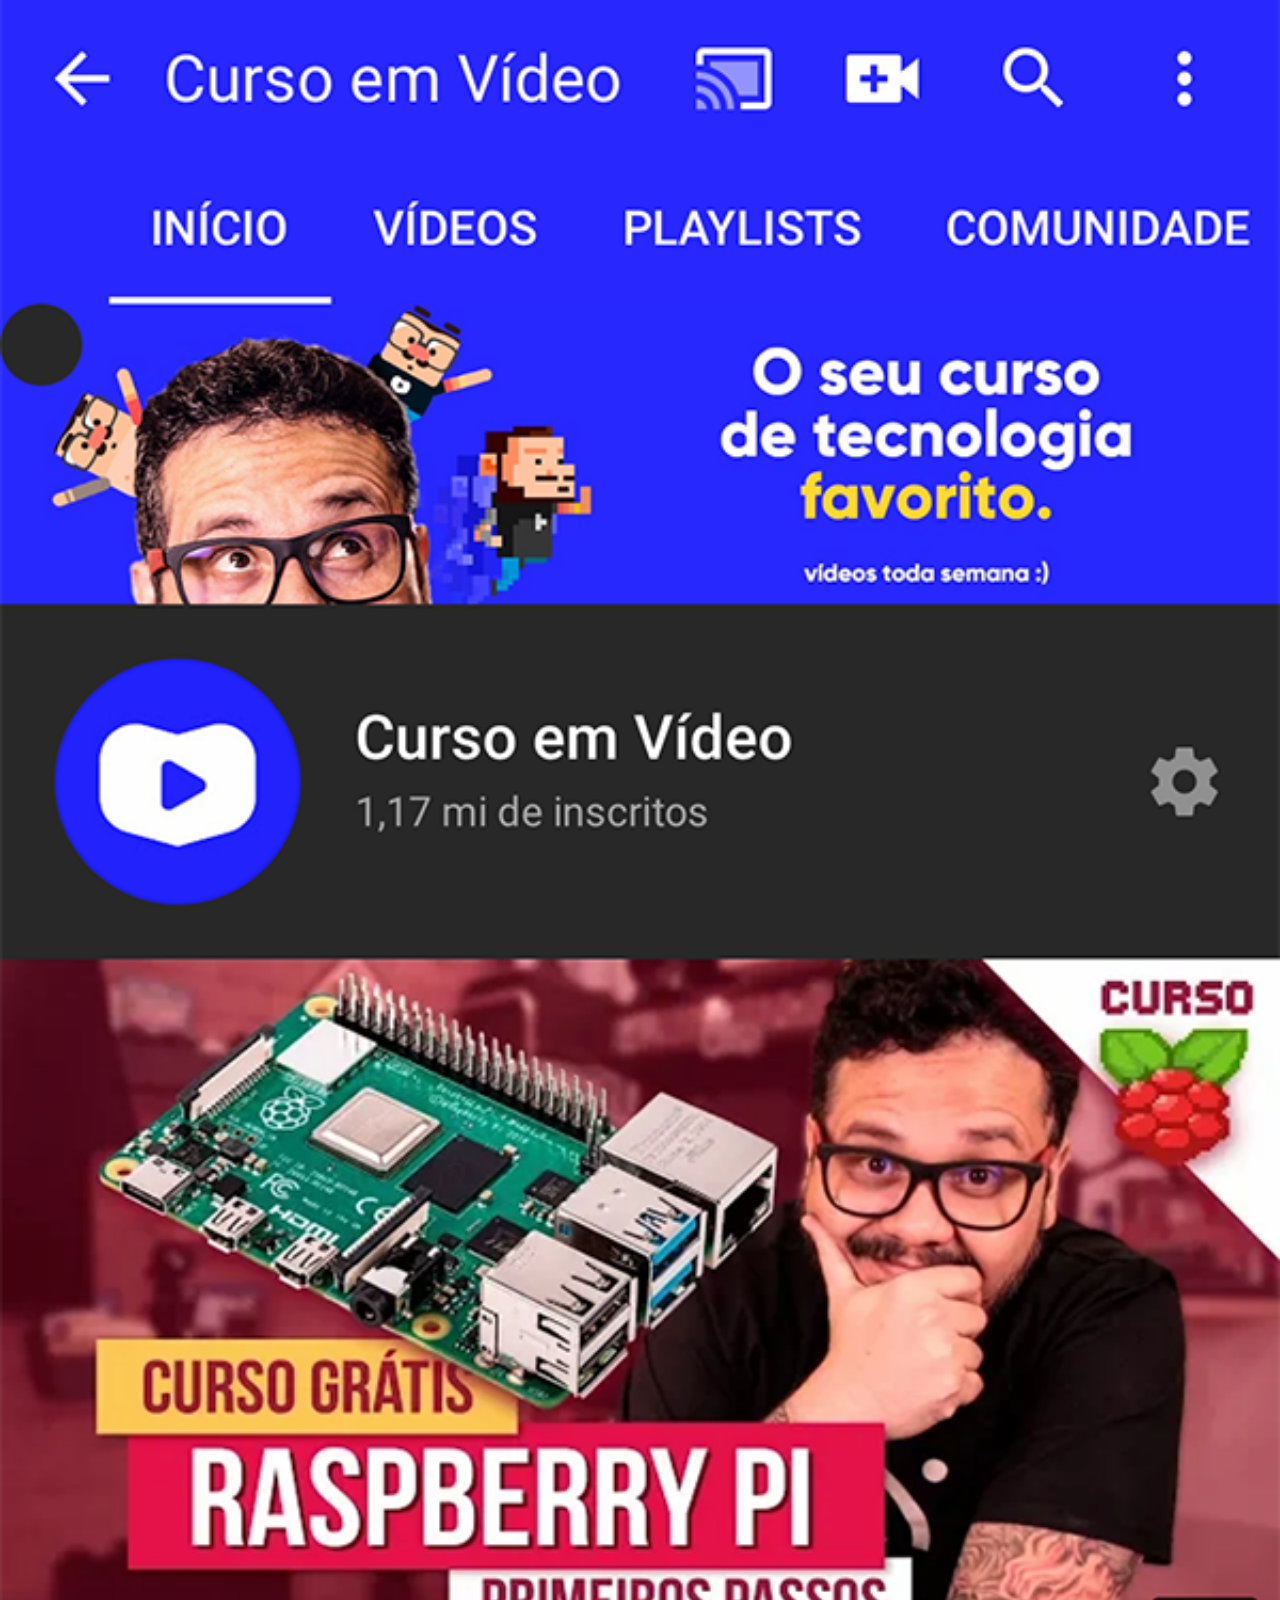
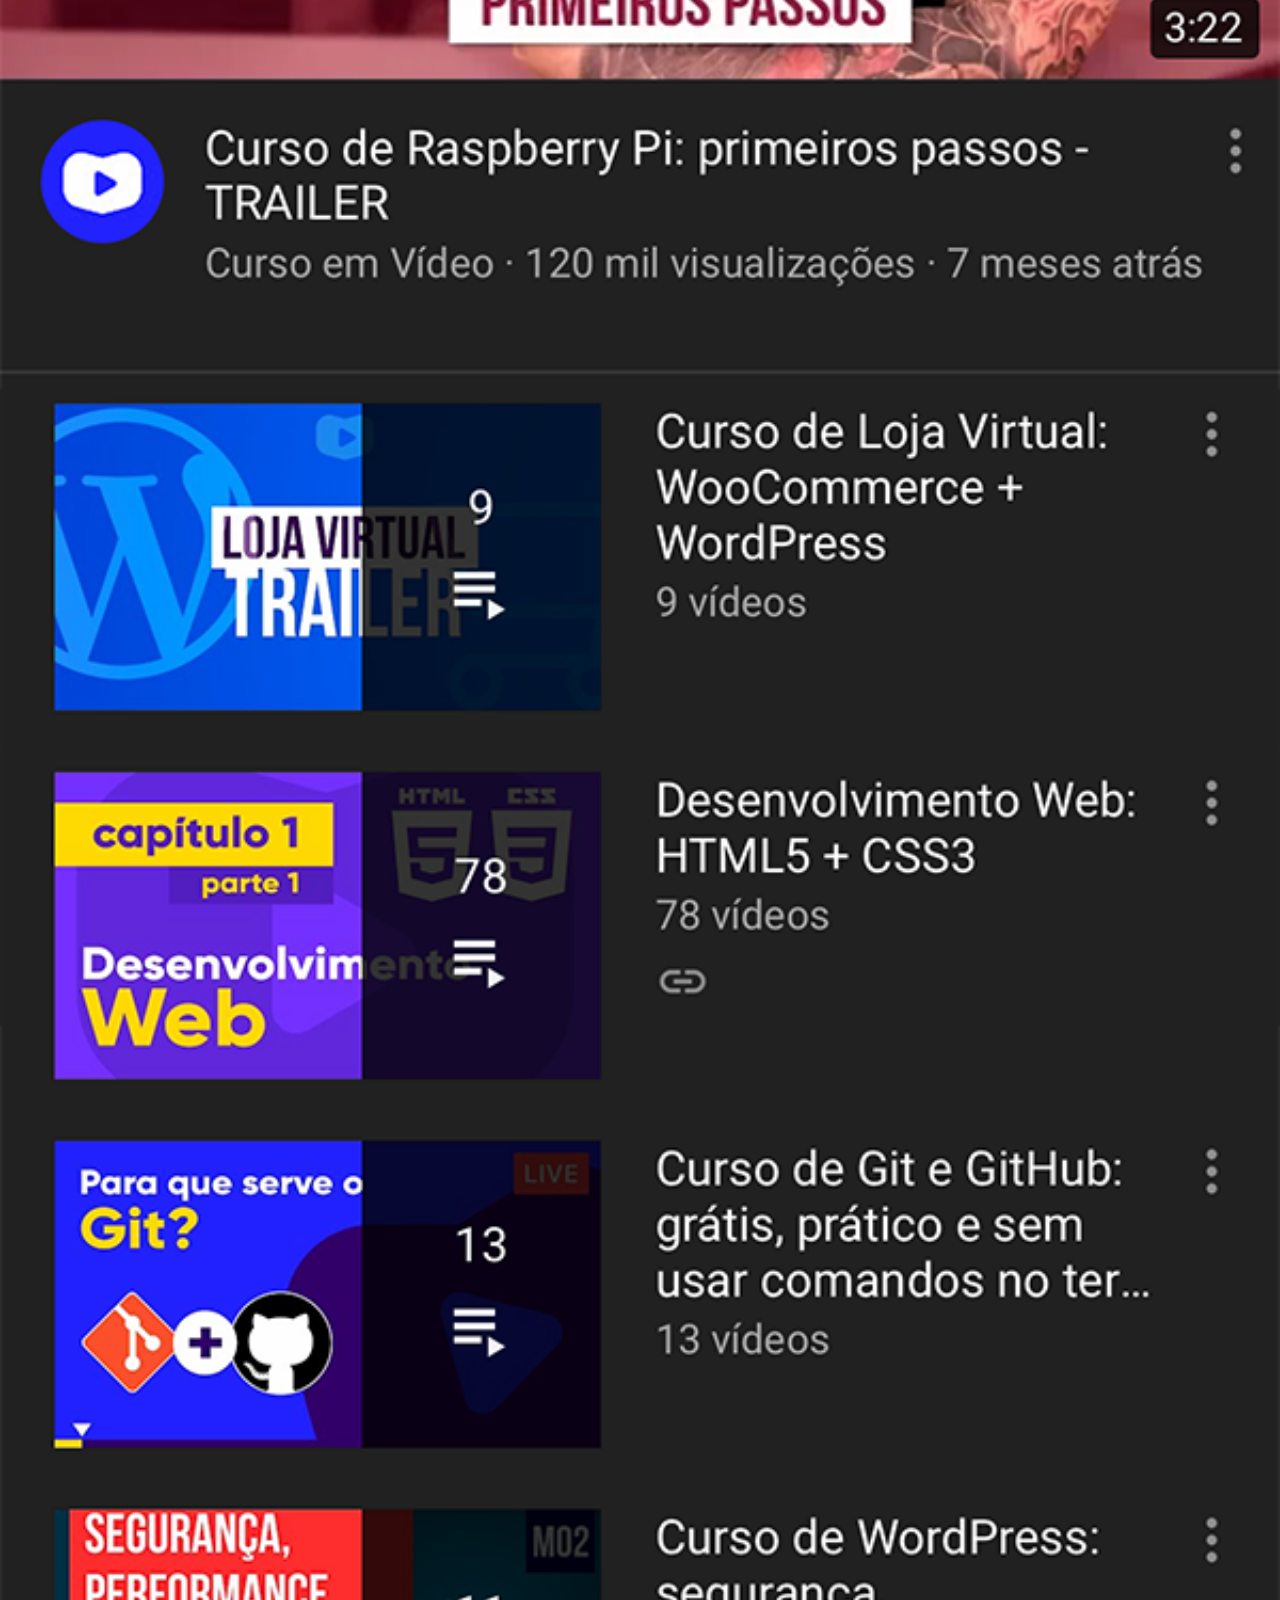
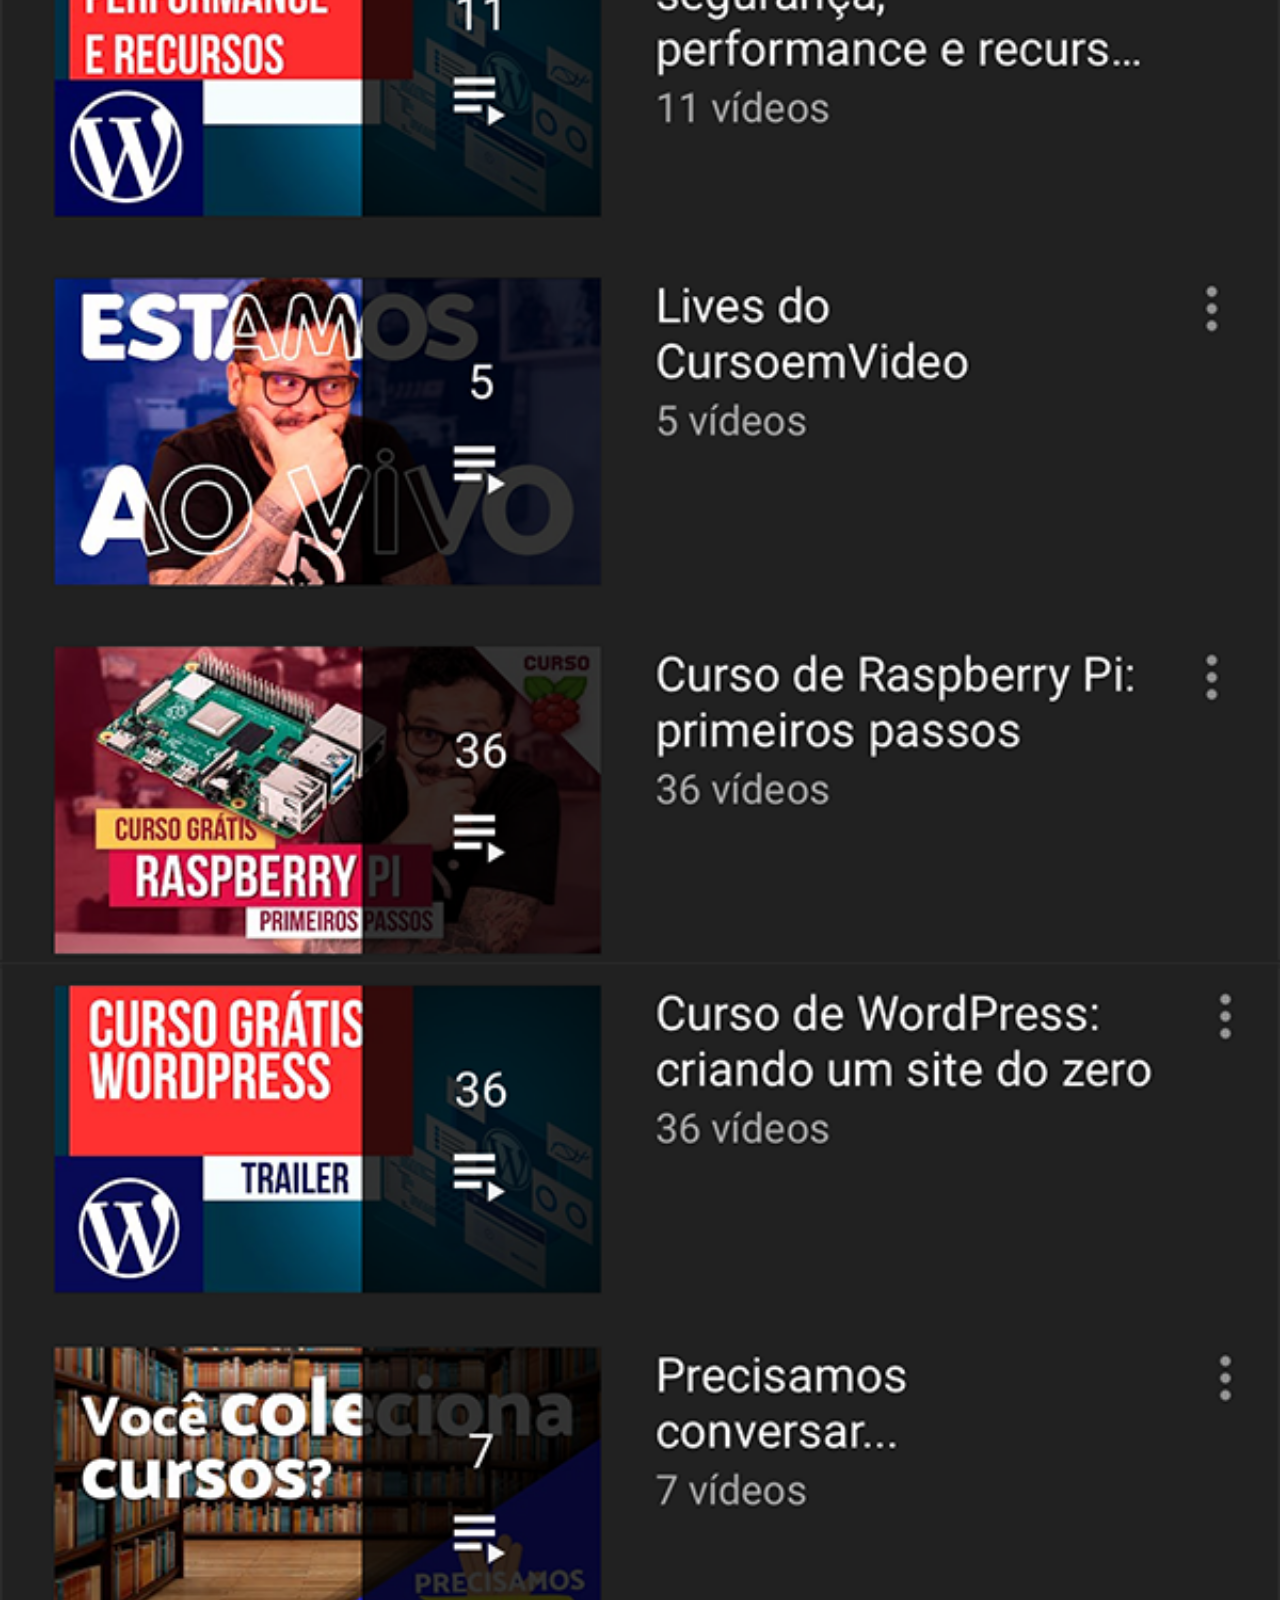
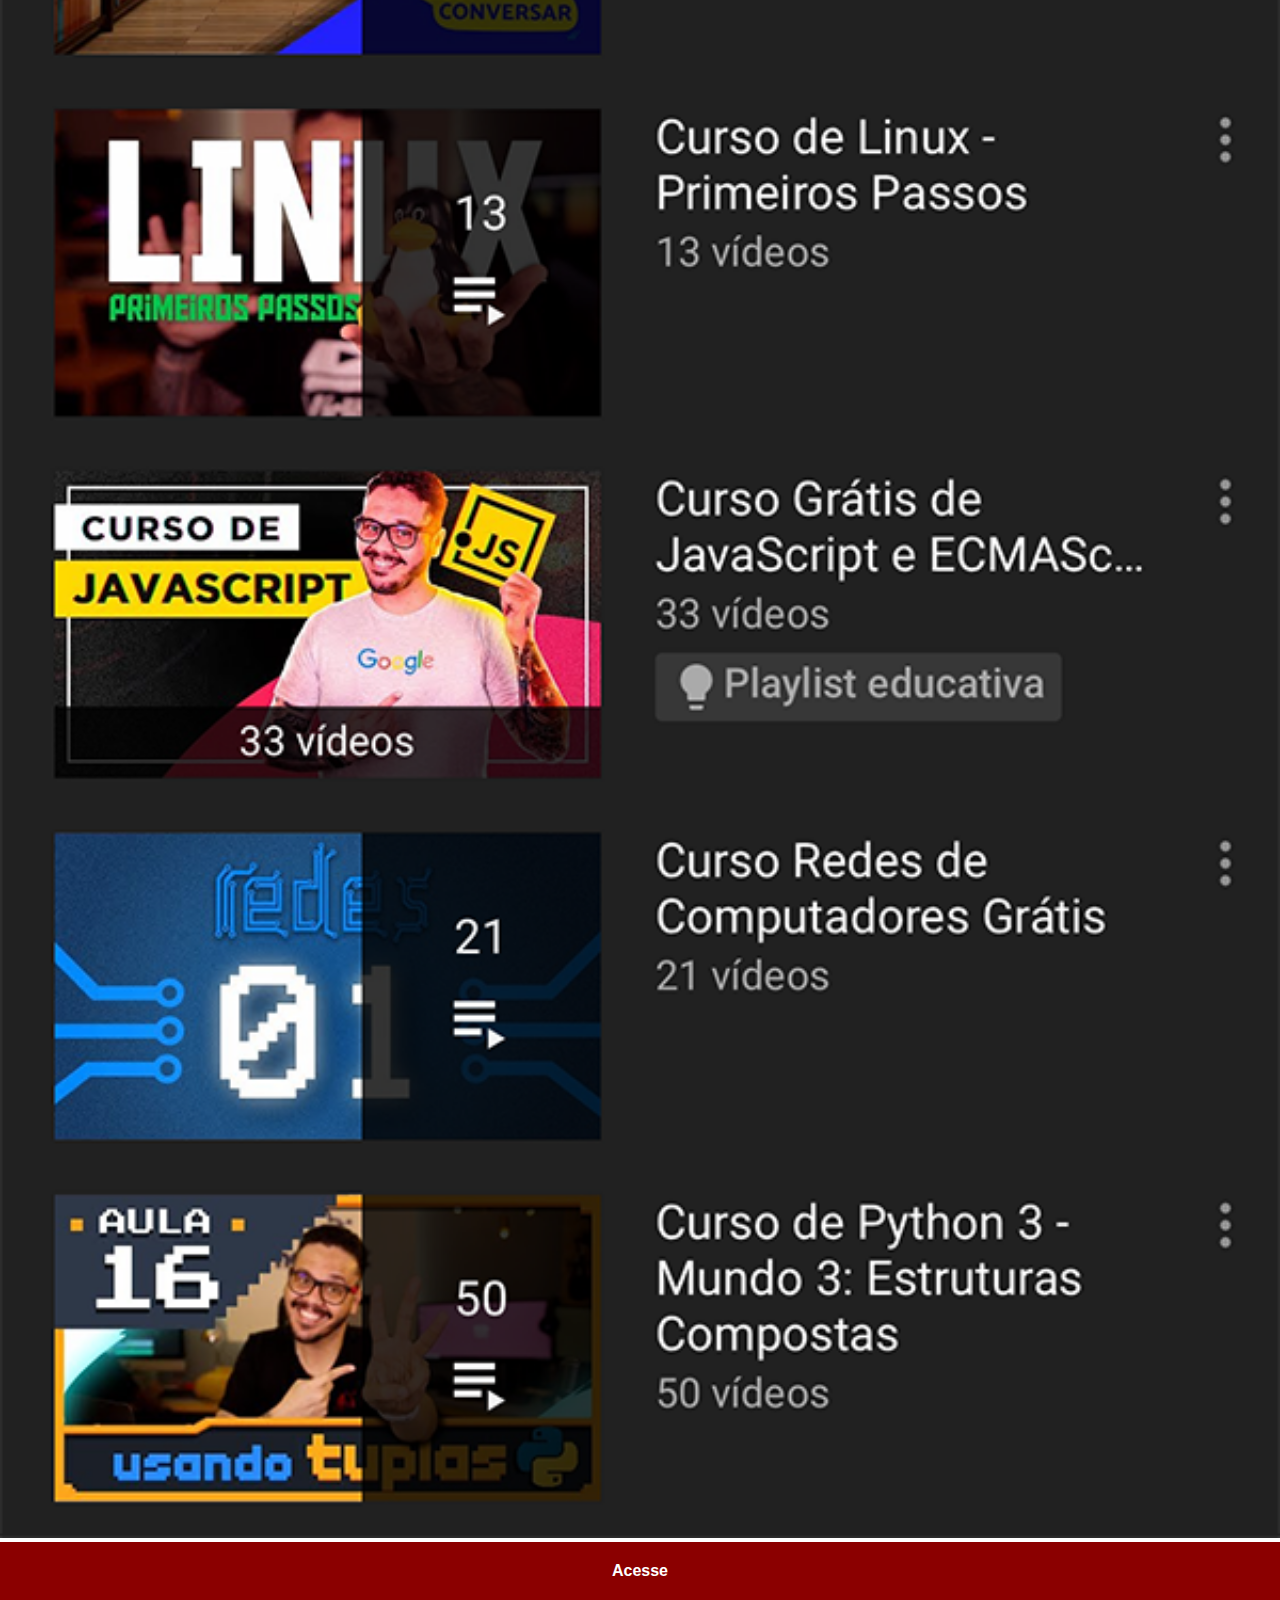
<file: youtube.html>
<!DOCTYPE html>
<html lang="pt-br">
<head>
    <meta charset="UTF-8">
    <meta name="viewport" content="width=device-width, initial-scale=1.0">
    <link rel="stylesheet" href="estilos/social.css">
    <title>Youtube</title>
</head>
<body>
    <img src="imagens/tela-youtube.png" alt="Youtube">
    <a href="https://www.youtube.com/user/cursoemvideo/playlists" target="_blank">Acesse</a>
</body>
</html>
</file>
<file: estilos/style.css>
@charset "UTF-8"; 

* {
    margin: 0px;
    padding: 0px;
    font-family: Arial, Helvetica, sans-serif;
}

html, body {
    height: 100vh;
    width: 100vw;
    background-color: black;
}

body {
    background: url('../imagens/fundo-madeira.jpg') no-repeat top center;
    background-size: cover;
    background-attachment: fixed;
}

main {
    position: relative;
    height: 100vh;
}

section#telefone {
    position: absolute;
    top: 50%;
    left: 50%;
    transform: translate(-50%, -50%);

    height: 627px;
    width: 311px;
    background-color: blue;
    background: url('../imagens/frame-iphone.png') no-repeat;
}

iframe#tela {
    position: relative;
    top: 80px;
    left: 22px;
    width: 267px;
    height: 471px;
}

section#redes-sociais {
    text-align: right;
}

section#redes-sociais img {
    width: 50px;
    margin: 10px;
    border-radius: 50%;
    box-shadow: 2px 2px 5px rgba(0, 0, 0, 0.400);
    box-sizing: border-box;
}

section#redes-sociais img:hover {
    border: 2px solid rgba(255, 255, 255, 0.637);
    transform: translate(-3px, -3px);
    box-shadow: 5px 5px 10px rgba(0, 0, 0, 0.623);
    transition: transform .4s;
}
</file>
<file: estilos/social.css>
@charset "UTF-8";

* {
    margin: 0px;
    padding: 0px;
    font-family: Arial, Helvetica, sans-serif;
}

::-webkit-scrollbar {
    width: 0px;
    height: 0px;
}

img {
    width: 100vw;
}

a {
    display: block;
    background-color: darkred;
    color: white;
    padding: 20px;
    text-align: center;
    font-weight: bolder;
    text-decoration: none;
}

a:hover {
    background-color: red;
}
</file>
